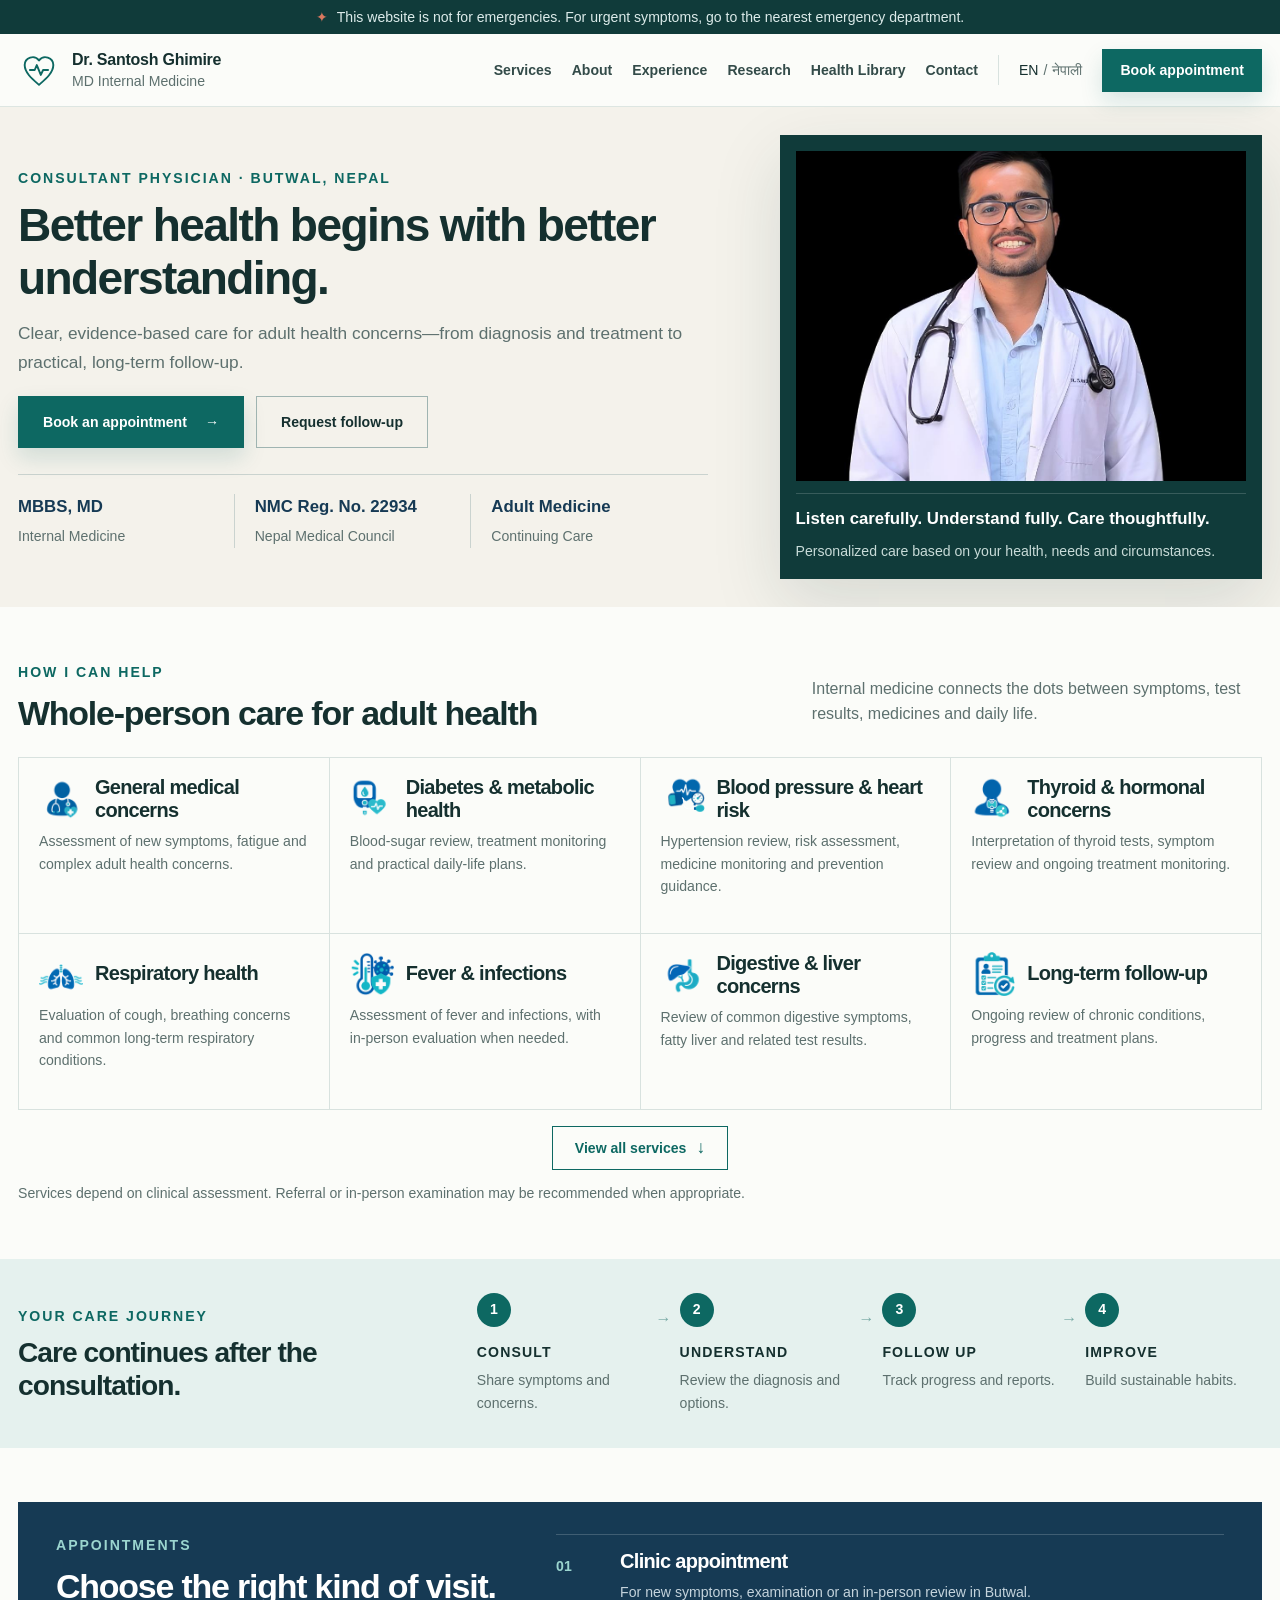
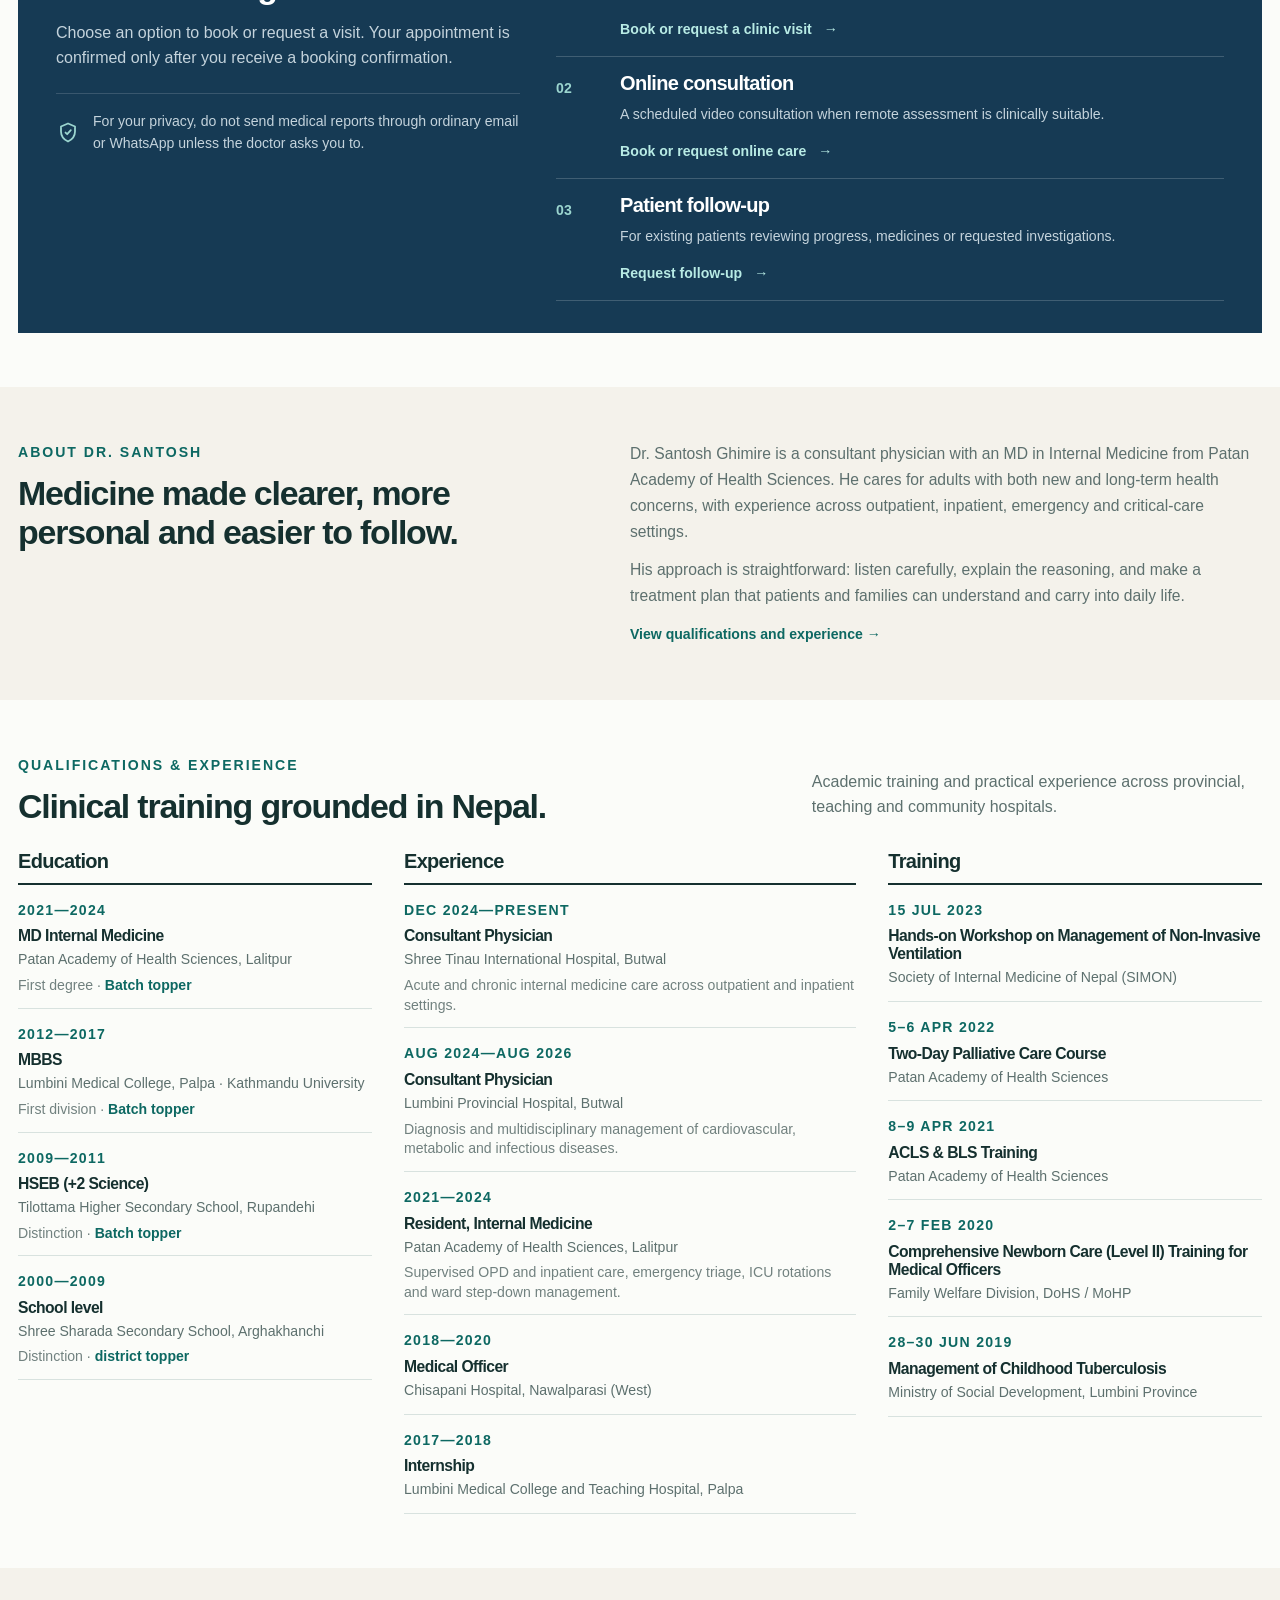
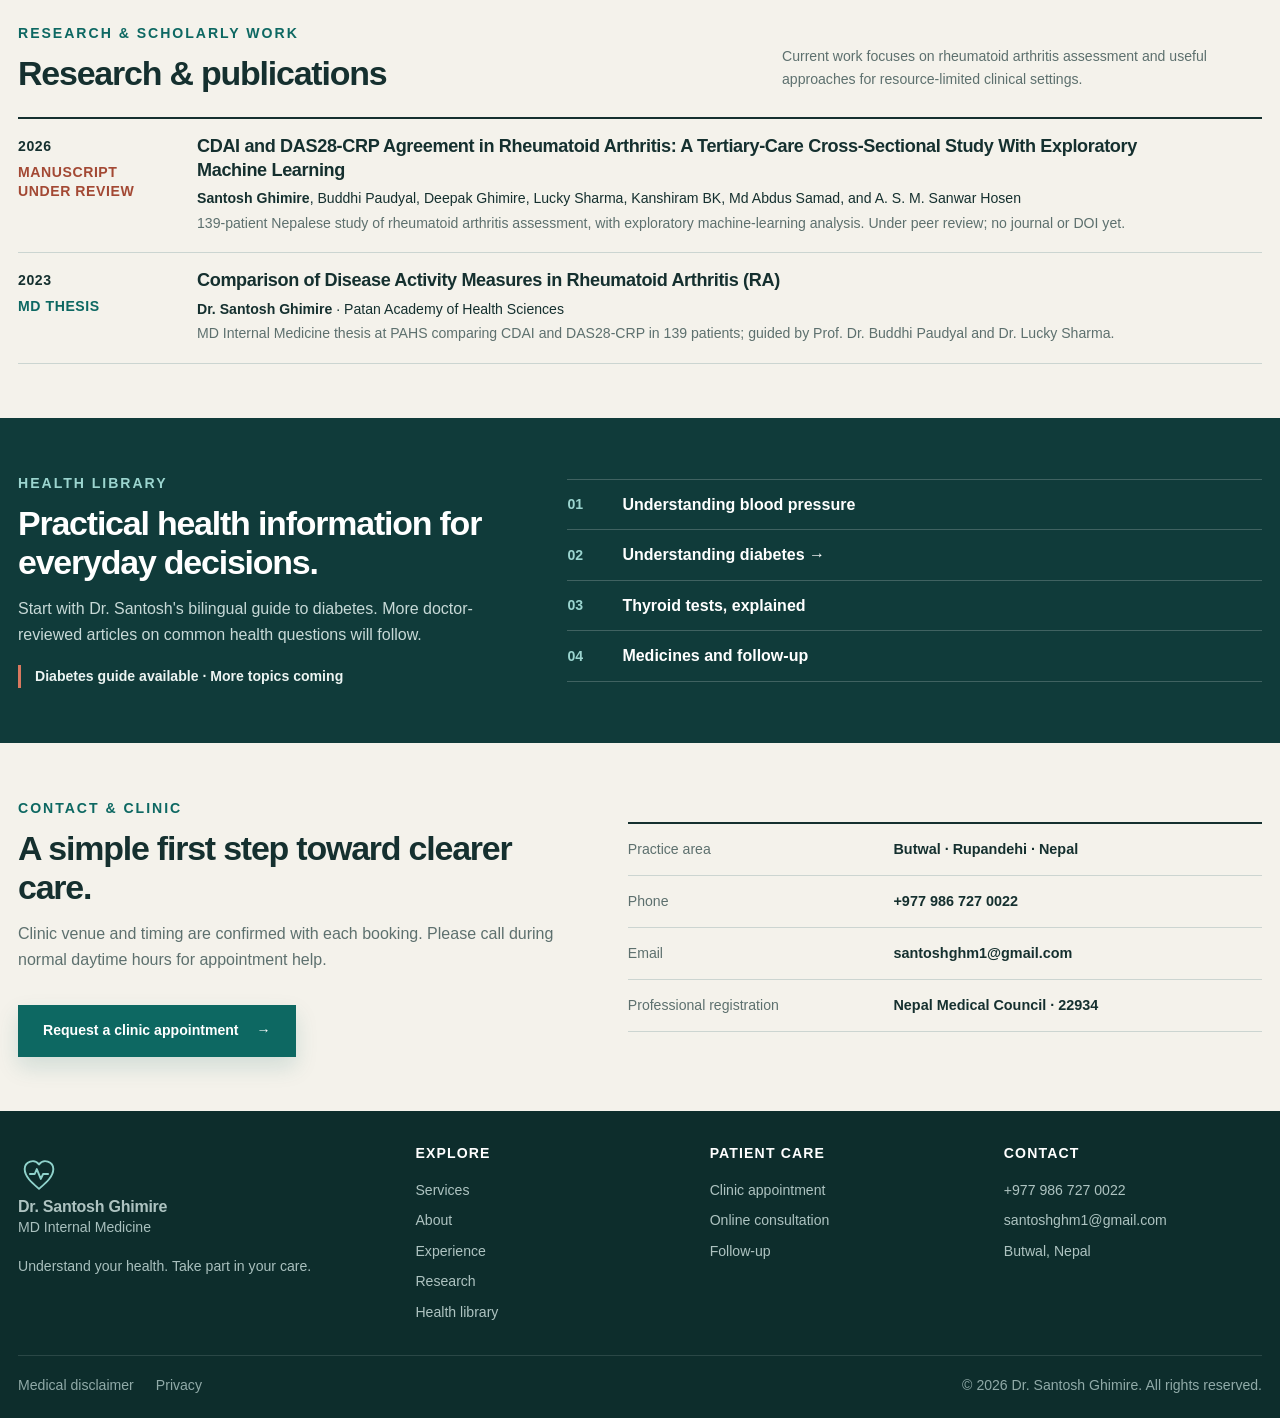
<file: index.html>
<!doctype html>
<html lang="en">
  <head>
    <meta charset="UTF-8" />
    <meta name="viewport" content="width=device-width, initial-scale=1.0" />
    <meta
      name="description"
      content="Dr. Santosh Ghimire is an MD Internal Medicine consultant physician serving adults in Butwal and Rupandehi, Nepal. Book a clinic visit, online consultation, or follow-up."
    />
    <meta name="theme-color" content="#103b3a" />
    <meta property="og:type" content="website" />
    <meta property="og:title" content="Dr. Santosh Ghimire | Internal Medicine" />
    <meta
      property="og:description"
      content="Clear, evidence-based medical care for adults in Butwal, Nepal."
    />
    <title>Dr. Santosh Ghimire | MD Internal Medicine, Butwal</title>
    <link rel="icon" href="assets/favicon.svg" type="image/svg+xml" />
    <link rel="stylesheet" href="styles.css" />
    <script src="site-config.js" defer></script>
    <script src="services.js" defer></script>
    <script src="app.js" defer></script>
  </head>
  <body data-lang="en">
    <a class="skip-link" href="#main" data-en="Skip to main content" data-ne="मुख्य सामग्रीमा जानुहोस्">Skip to main content</a>

    <div class="emergency-bar" role="note">
      <div class="container emergency-inner">
        <span aria-hidden="true">✦</span>
        <p
          data-en="This website is not for emergencies. For urgent symptoms, go to the nearest emergency department."
          data-ne="यो वेबसाइट आकस्मिक सेवाका लागि होइन। गम्भीर लक्षण भए नजिकको आकस्मिक कक्षमा तुरुन्त जानुहोस्।"
        >
          This website is not for emergencies. For urgent symptoms, go to the nearest emergency department.
        </p>
      </div>
    </div>

    <header class="site-header" id="top">
      <div class="container nav-shell">
        <a class="brand" href="#top" aria-label="Dr. Santosh Ghimire home">
          <svg class="brand-mark" viewBox="0 0 44 44" aria-hidden="true">
            <path d="M22 37.5C15.8 32.1 7 25.2 7 16.8A8.3 8.3 0 0 1 22 12a8.3 8.3 0 0 1 15 4.8c0 8.4-8.8 15.3-15 20.7Z" />
            <path d="M12.5 22h5l2.2-5.2 4.2 10.4 2.4-5.2h5.2" />
          </svg>
          <span>
            <strong>Dr. Santosh Ghimire</strong>
            <small>MD Internal Medicine</small>
          </span>
        </a>

        <button class="nav-toggle" type="button" aria-expanded="false" aria-controls="primary-nav" aria-label="Open navigation" data-en-aria-label="Open navigation" data-ne-aria-label="मेनु खोल्नुहोस्">
          <span class="sr-only">Open navigation</span>
          <span></span><span></span><span></span>
        </button>

        <nav class="primary-nav" id="primary-nav" aria-label="Primary navigation">
          <a href="#services" data-en="Services" data-ne="सेवाहरू">Services</a>
          <a href="#about" data-en="About" data-ne="परिचय">About</a>
          <a href="#experience" data-en="Experience" data-ne="अनुभव">Experience</a>
          <a href="#publications" data-en="Research" data-ne="अनुसन्धान">Research</a>
          <a href="#resources" data-en="Health Library" data-ne="स्वास्थ्य जानकारी">Health Library</a>
          <a href="#contact" data-en="Contact" data-ne="सम्पर्क">Contact</a>
          <button class="language-toggle" type="button" aria-label="Switch language" data-en-aria-label="Switch language" data-ne-aria-label="भाषा बदल्नुहोस्">
            <span class="active">EN</span><span aria-hidden="true">/</span><span>नेपाली</span>
          </button>
          <button class="button button-small nav-book" type="button" data-booking="clinic">
            <span data-en="Book appointment" data-ne="समय लिनुहोस्">Book appointment</span>
          </button>
        </nav>
      </div>
    </header>

    <main id="main">
      <section class="hero">
        <div class="container hero-grid">
          <div class="hero-copy">
            <p class="eyebrow" data-en="CONSULTANT PHYSICIAN · BUTWAL, NEPAL" data-ne="कन्सल्टेन्ट फिजिसियन · बुटवल, नेपाल">
              CONSULTANT PHYSICIAN · BUTWAL, NEPAL
            </p>
            <h1
              data-en="Better health begins with better understanding."
              data-ne="राम्रो स्वास्थ्यको सुरुवात राम्रो बुझाइबाट हुन्छ।"
            >
              Better health begins with better understanding.
            </h1>
            <p
              class="hero-lede"
              data-en="Clear, evidence-based care for adult health concerns—from diagnosis and treatment to practical, long-term follow-up."
              data-ne="वयस्क स्वास्थ्य समस्याका लागि स्पष्ट र प्रमाणमा आधारित सेवा—रोग पहिचान र उपचारदेखि व्यावहारिक दीर्घकालीन फलो-अपसम्म।"
            >
              Clear, evidence-based care for adult health concerns—from diagnosis and treatment to practical, long-term follow-up.
            </p>
            <div class="hero-actions">
              <button class="button" type="button" data-booking="clinic">
                <span data-en="Book an appointment" data-ne="अपोइन्टमेन्ट लिनुहोस्">Book an appointment</span>
                <span aria-hidden="true">→</span>
              </button>
              <button class="button button-secondary" type="button" data-booking="followup">
                <span data-en="Request follow-up" data-ne="फलो-अप लिनुहोस्">Request follow-up</span>
              </button>
            </div>
            <div class="hero-assurance" aria-label="Professional information">
              <div>
                <strong>MBBS, MD</strong>
                <span data-en="Internal Medicine" data-ne="आन्तरिक रोग विशेषज्ञ">
                  Internal Medicine
                </span>
              </div>

              <div>
                <strong data-en="NMC Reg. No. 22934" data-ne="NMC दर्ता नं. २२९३४">
                  NMC Reg. No. 22934
                </strong>
                <span data-en="Nepal Medical Council" data-ne="नेपाल मेडिकल काउन्सिल">
                  Nepal Medical Council
                </span>
              </div>

              <div>
                <strong data-en="Adult Medicine" data-ne="वयस्क रोगको उपचार">
                  Adult Medicine
                </strong>
                <span data-en="Continuing Care" data-ne="नियमित उपचार तथा फलो-अप">
                  Continuing Care
                </span>
              </div>
            </div>
          </div>

          <div class="hero-profile" aria-label="Dr. Santosh Ghimire profile">
            <div class="portrait-wrap">
              <img
                src="assets/santosh-portrait.jpg"
                alt="Dr. Santosh Ghimire, consultant physician"
                width="1045"
                height="1600"
              />
            </div>
              <div class="profile-caption">
                <p
                  data-en="Listen carefully. Understand fully. Care thoughtfully."
                  data-ne="ध्यानपूर्वक सुन्ने। राम्रोसँग बुझ्ने। जिम्मेवारीपूर्वक उपचार गर्ने।">
                  Listen carefully. Understand fully. Care thoughtfully.
                </p>

                <span
                  data-en="Personalized care based on your health, needs and circumstances."
                  data-ne="तपाईंको स्वास्थ्य, आवश्यकता र अवस्थाअनुसार व्यक्तिगत उपचार तथा परामर्श।">
                  Personalized care based on your health, needs and circumstances.
                </span>
              </div>
          </div>
        </div>
      </section>

      <section class="section services" id="services">
        <div class="container">
          <div class="section-heading split-heading">
            <div>
              <p class="eyebrow" data-en="HOW I CAN HELP" data-ne="म कसरी सहयोग गर्न सक्छु">HOW I CAN HELP</p>
              <h2 data-en="Whole-person care for adult health" data-ne="वयस्क स्वास्थ्यका लागि समग्र हेरचाह">
                Whole-person care for adult health
              </h2>
            </div>
            <p
              data-en="Internal medicine connects the dots between symptoms, test results, medicines and daily life."
              data-ne="इन्टरनल मेडिसिनले लक्षण, जाँचको नतिजा, औषधि र दैनिक जीवनबीचको सम्बन्ध बुझ्न मद्दत गर्छ।"
            >
              Internal medicine connects the dots between symptoms, test results, medicines and daily life.
            </p>
          </div>

          <div class="service-grid" id="service-grid"></div>
          <noscript><p class="scope-note">Please enable JavaScript to browse service details, or call +977 986 727 0022 for appointment information.</p></noscript>
          <button class="service-toggle" id="service-toggle" type="button" aria-controls="service-grid" aria-expanded="false">
            <span class="service-toggle-label" data-en="View all services" data-ne="सबै सेवाहरू हेर्नुहोस्">View all services</span>
            <span class="service-toggle-arrow" aria-hidden="true">↓</span>
          </button>
          <p class="scope-note" data-en="Services depend on clinical assessment. Referral or in-person examination may be recommended when appropriate." data-ne="सेवा चिकित्सकीय मूल्याङ्कनमा निर्भर हुन्छ। आवश्यक परे प्रत्यक्ष परीक्षण वा सम्बन्धित विशेषज्ञकहाँ रेफर गर्न सकिन्छ।">
            Services depend on clinical assessment. Referral or in-person examination may be recommended when appropriate.
          </p>
        </div>
      </section>

      <section class="care-path" aria-labelledby="care-path-title">
        <div class="container care-path-grid">
          <div>
            <p class="eyebrow" data-en="YOUR CARE JOURNEY" data-ne="तपाईंको स्वास्थ्य यात्रा">YOUR CARE JOURNEY</p>
            <h2 id="care-path-title" data-en="Care continues after the consultation." data-ne="परामर्शपछि पनि हेरचाह जारी रहन्छ।">
              Care continues after the consultation.
            </h2>
          </div>
          <ol class="steps">
            <li><span>1</span><div><strong data-en="Consult" data-ne="परामर्श">Consult</strong><p data-en="Share symptoms and concerns." data-ne="लक्षण र चिन्ता बताउनुहोस्।">Share symptoms and concerns.</p></div></li>
            <li><span>2</span><div><strong data-en="Understand" data-ne="बुझ्नुहोस्">Understand</strong><p data-en="Review the diagnosis and options." data-ne="निदान र विकल्प बुझ्नुहोस्।">Review the diagnosis and options.</p></div></li>
            <li><span>3</span><div><strong data-en="Follow up" data-ne="फलो-अप">Follow up</strong><p data-en="Track progress and reports." data-ne="प्रगति र रिपोर्ट समीक्षा गर्नुहोस्।">Track progress and reports.</p></div></li>
            <li><span>4</span><div><strong data-en="Improve" data-ne="सुधार">Improve</strong><p data-en="Build sustainable habits." data-ne="दिगो बानी विकास गर्नुहोस्।">Build sustainable habits.</p></div></li>
          </ol>
        </div>
      </section>

      <section class="section appointment" id="appointment">
        <div class="container appointment-shell">
          <div class="appointment-intro">
            <p class="eyebrow light" data-en="APPOINTMENTS" data-ne="अपोइन्टमेन्ट">APPOINTMENTS</p>
            <h2 data-en="Choose the right kind of visit." data-ne="आफूलाई उपयुक्त परामर्श छान्नुहोस्।">Choose the right kind of visit.</h2>
            <p data-en="Choose an option to book or request a visit. Your appointment is confirmed only after you receive a booking confirmation." data-ne="अपोइन्टमेन्ट बुक गर्न वा अनुरोध गर्न उपयुक्त विकल्प छान्नुहोस्। पुष्टि सन्देश आएपछि मात्र अपोइन्टमेन्ट निश्चित हुन्छ।">
              Choose an option to book or request a visit. Your appointment is confirmed only after you receive a booking confirmation.
            </p>
            <div class="privacy-callout">
              <svg viewBox="0 0 24 24" aria-hidden="true"><path d="M12 3 5 6v5c0 4.6 2.9 8.1 7 10 4.1-1.9 7-5.4 7-10V6l-7-3Z"/><path d="m9.5 12 1.7 1.7 3.6-4"/></svg>
              <span data-en="For your privacy, do not send medical reports through ordinary email or WhatsApp unless the doctor asks you to." data-ne="गोपनीयताका लागि चिकित्सकले नमागेसम्म इमेल वा ह्वाट्सएपबाट मेडिकल रिपोर्ट नपठाउनुहोस्।">
                For your privacy, do not send medical reports through ordinary email or WhatsApp unless the doctor asks you to.
              </span>
            </div>
          </div>

          <div class="appointment-options">
            <article>
              <span class="option-icon" aria-hidden="true">01</span>
              <div>
                <h3 data-en="Clinic appointment" data-ne="क्लिनिक अपोइन्टमेन्ट">Clinic appointment</h3>
                <p data-en="For new symptoms, examination or an in-person review in Butwal." data-ne="नयाँ लक्षण, शारीरिक परीक्षण वा बुटवलमा प्रत्यक्ष परामर्शका लागि।">
                  For new symptoms, examination or an in-person review in Butwal.
                </p>
                <button class="text-link" type="button" data-booking="clinic">
                  <span data-en="Book or request a clinic visit" data-ne="क्लिनिक अपोइन्टमेन्ट लिनुहोस्">Book or request a clinic visit</span><span aria-hidden="true">→</span>
                </button>
              </div>
            </article>
            <article>
              <span class="option-icon" aria-hidden="true">02</span>
              <div>
                <h3 data-en="Online consultation" data-ne="अनलाइन परामर्श">Online consultation</h3>
                <p data-en="A scheduled video consultation when remote assessment is clinically suitable." data-ne="टाढाबाट परामर्श उपयुक्त हुँदा निर्धारित भिडियो परामर्श।">
                  A scheduled video consultation when remote assessment is clinically suitable.
                </p>
                <button class="text-link" type="button" data-booking="online">
                  <span data-en="Book or request online care" data-ne="अनलाइन परामर्शको समय लिनुहोस्">Book or request online care</span><span aria-hidden="true">→</span>
                </button>
              </div>
            </article>
            <article>
              <span class="option-icon" aria-hidden="true">03</span>
              <div>
                <h3 data-en="Patient follow-up" data-ne="बिरामी फलो-अप">Patient follow-up</h3>
                <p data-en="For existing patients reviewing progress, medicines or requested investigations." data-ne="पहिले परामर्श लिएका बिरामीको प्रगति, औषधि वा जाँच समीक्षा गर्न।">
                  For existing patients reviewing progress, medicines or requested investigations.
                </p>
                <button class="text-link" type="button" data-booking="followup">
                  <span data-en="Request follow-up" data-ne="फलो-अप लिनुहोस्">Request follow-up</span><span aria-hidden="true">→</span>
                </button>
              </div>
            </article>
          </div>
        </div>
      </section>

      <section class="section about" id="about">
        <div class="container about-grid">
          <div class="about-lead">
            <p class="eyebrow" data-en="ABOUT DR. SANTOSH" data-ne="डा. सन्तोषको परिचय">ABOUT DR. SANTOSH</p>
            <h2 data-en="Medicine made clearer, more personal and easier to follow." data-ne="स्पष्ट, व्यक्तिगत र पालना गर्न सजिलो स्वास्थ्य सेवा।">
              Medicine made clearer, more personal and easier to follow.
            </h2>
          </div>
          <div class="about-copy">
            <p data-en="Dr. Santosh Ghimire is a consultant physician with an MD in Internal Medicine from Patan Academy of Health Sciences. He cares for adults with both new and long-term health concerns, with experience across outpatient, inpatient, emergency and critical-care settings." data-ne="डा. सन्तोष घिमिरे पाटन स्वास्थ्य विज्ञान प्रतिष्ठानबाट इन्टरनल मेडिसिनमा एमडी गरेका कन्सल्टेन्ट फिजिसियन हुन्। उनले नयाँ तथा दीर्घकालीन स्वास्थ्य समस्या भएका वयस्क बिरामीलाई ओपीडी, वार्ड, आकस्मिक तथा सघन उपचार कक्षको अनुभवसहित सेवा दिन्छन्।">
              Dr. Santosh Ghimire is a consultant physician with an MD in Internal Medicine from Patan Academy of Health Sciences. He cares for adults with both new and long-term health concerns, with experience across outpatient, inpatient, emergency and critical-care settings.
            </p>
            <p data-en="His approach is straightforward: listen carefully, explain the reasoning, and make a treatment plan that patients and families can understand and carry into daily life." data-ne="उहाँको उपचार पद्धति सरल छ: ध्यानपूर्वक सुन्ने, कारण स्पष्ट बुझाउने र बिरामी तथा परिवारले दैनिक जीवनमा पालना गर्न सक्ने उपचार योजना बनाउने।">
              His approach is straightforward: listen carefully, explain the reasoning, and make a treatment plan that patients and families can understand and carry into daily life.
            </p>
            <a class="inline-link" href="#experience"><span data-en="View qualifications and experience" data-ne="योग्यता र अनुभव हेर्नुहोस्">View qualifications and experience</span> →</a>
          </div>
        </div>
      </section>

      <section class="section credentials" id="experience">
        <div class="container">
          <div class="section-heading split-heading">
            <div>
              <p class="eyebrow" data-en="QUALIFICATIONS & EXPERIENCE" data-ne="योग्यता र अनुभव">QUALIFICATIONS & EXPERIENCE</p>
              <h2 data-en="Clinical training grounded in Nepal." data-ne="नेपालमा आधारित चिकित्सकीय तालिम।">Clinical training grounded in Nepal.</h2>
            </div>
            <p data-en="Academic training and practical experience across provincial, teaching and community hospitals." data-ne="प्रादेशिक, शिक्षण र सामुदायिक अस्पतालमा हासिल गरेको शिक्षा, तालिम र व्यावहारिक अनुभव।">
              Academic training and practical experience across provincial, teaching and community hospitals.
            </p>
          </div>

          <div class="credentials-grid">
            <div>
              <h3 data-en="Education" data-ne="शिक्षा">Education</h3>
              <div class="timeline">
                <article><span>2021—2024</span><h4>MD Internal Medicine</h4><p>Patan Academy of Health Sciences, Lalitpur</p><p class="entry-detail"><span data-en="First degree" data-ne="प्रथम श्रेणी">First degree</span><span class="achievement" data-en="Batch topper" data-ne="ब्याच प्रथम">Batch topper</span></p></article>
                <article><span>2012—2017</span><h4>MBBS</h4><p>Lumbini Medical College, Palpa · Kathmandu University</p><p class="entry-detail"><span data-en="First division" data-ne="प्रथम श्रेणी">First division</span><span class="achievement" data-en="Batch topper" data-ne="ब्याच प्रथम">Batch topper</span></p></article>
                <article><span>2009—2011</span><h4>HSEB (+2 Science)</h4><p>Tilottama Higher Secondary School, Rupandehi</p><p class="entry-detail"><span data-en="Distinction" data-ne="विशिष्ट श्रेणी">Distinction</span><span class="achievement" data-en="Batch topper" data-ne="ब्याच प्रथम">Batch topper</span></p></article>
                <article><span>2000—2009</span><h4 data-en="School level" data-ne="विद्यालय तह">School level</h4><p>Shree Sharada Secondary School, Arghakhanchi</p><p class="entry-detail"><span data-en="Distinction" data-ne="विशिष्ट श्रेणी">Distinction</span><span class="achievement" data-en="district topper" data-ne="जिल्ला प्रथम">District topper</span></p></article>
              </div>
            </div>
            <div>
              <h3 data-en="Experience" data-ne="अनुभव">Experience</h3>
              <div class="timeline">
                <article><span data-en="DEC 2024—PRESENT" data-ne="डिसेम्बर २०२४—हालसम्म">DEC 2024—PRESENT</span><h4 data-en="Consultant Physician" data-ne="कन्सल्टेन्ट फिजिसियन">Consultant Physician</h4><p>Shree Tinau International Hospital, Butwal</p><p class="entry-detail" data-en="Acute and chronic internal medicine care across outpatient and inpatient settings." data-ne="ओपीडी र भर्ना सेवामा आकस्मिक तथा दीर्घकालीन इन्टरनल मेडिसिन उपचार।">Acute and chronic internal medicine care across outpatient and inpatient settings.</p></article>
                <article><span>AUG 2024—AUG 2026</span><h4 data-en="Consultant Physician" data-ne="कन्सल्टेन्ट फिजिसियन">Consultant Physician</h4><p>Lumbini Provincial Hospital, Butwal</p><p class="entry-detail" data-en="Diagnosis and multidisciplinary management of cardiovascular, metabolic and infectious diseases." data-ne="मुटु, मेटाबोलिक तथा संक्रामक रोगको पहिचान र बहुविषयक उपचार व्यवस्थापन।">Diagnosis and multidisciplinary management of cardiovascular, metabolic and infectious diseases.</p></article>
                <article><span>2021—2024</span><h4 data-en="Resident, Internal Medicine" data-ne="इन्टरनल मेडिसिन रेजिडेन्ट">Resident, Internal Medicine</h4><p>Patan Academy of Health Sciences, Lalitpur</p><p class="entry-detail" data-en="Supervised OPD and inpatient care, emergency triage, ICU rotations and ward step-down management." data-ne="सुपरिवेक्षणमा ओपीडी तथा भर्ना सेवा, आकस्मिक ट्रायाज, आईसीयू र वार्ड व्यवस्थापन।">Supervised OPD and inpatient care, emergency triage, ICU rotations and ward step-down management.</p></article>
                <article><span>2018—2020</span><h4 data-en="Medical Officer" data-ne="मेडिकल अफिसर">Medical Officer</h4><p>Chisapani Hospital, Nawalparasi (West)</p></article>
                <article><span>2017—2018</span><h4 data-en="Internship" data-ne="इन्टर्नशिप">Internship</h4><p>Lumbini Medical College and Teaching Hospital, Palpa</p></article>
              </div>
            </div>
            <div class="training-column">
              <h3 data-en="Training" data-ne="तालिम">Training</h3>
              <div class="timeline">
                <article><span>15 JUL 2023</span><h4>Hands-on Workshop on Management of Non-Invasive Ventilation</h4><p>Society of Internal Medicine of Nepal (SIMON)</p></article>
                <article><span>5–6 APR 2022</span><h4>Two-Day Palliative Care Course</h4><p>Patan Academy of Health Sciences</p></article>
                <article><span>8–9 APR 2021</span><h4>ACLS & BLS Training</h4><p>Patan Academy of Health Sciences</p></article>
                <article><span>2–7 FEB 2020</span><h4>Comprehensive Newborn Care (Level II) Training for Medical Officers</h4><p>Family Welfare Division, DoHS / MoHP</p></article>
                <article><span>28–30 JUN 2019</span><h4>Management of Childhood Tuberculosis</h4><p>Ministry of Social Development, Lumbini Province</p></article>
              </div>
            </div>
          </div>
        </div>
      </section>

      <section class="section publications" id="publications">
        <div class="container">
          <div class="section-heading publication-heading">
            <div>
              <p class="eyebrow" data-en="RESEARCH & SCHOLARLY WORK" data-ne="अनुसन्धान र शैक्षिक कार्य">RESEARCH & SCHOLARLY WORK</p>
              <h2 data-en="Research & publications" data-ne="अनुसन्धान र प्रकाशन">Research & publications</h2>
            </div>
            <p data-en="Current work focuses on rheumatoid arthritis assessment and useful approaches for resource-limited clinical settings." data-ne="हालको अनुसन्धान रुमेटोइड आर्थराइटिसको मूल्याङ्कन र सीमित स्रोत भएका स्वास्थ्य संस्थाका व्यावहारिक उपायमा केन्द्रित छ।">Current work focuses on rheumatoid arthritis assessment and useful approaches for resource-limited clinical settings.</p>
          </div>

          <div class="publication-list">
            <article class="publication-item">
              <div class="publication-meta">
                <span class="publication-year">2026</span>
                <span class="status status-review" data-en="MANUSCRIPT UNDER REVIEW" data-ne="समीक्षामा रहेको पाण्डुलिपि">MANUSCRIPT UNDER REVIEW</span>
              </div>
              <div class="publication-body">
                <h3>CDAI and DAS28-CRP Agreement in Rheumatoid Arthritis: A Tertiary-Care Cross-Sectional Study With Exploratory Machine Learning</h3>
                <p class="authors"><strong>Santosh Ghimire</strong>, Buddhi Paudyal, Deepak Ghimire, Lucky Sharma, Kanshiram BK, Md Abdus Samad, and A. S. M. Sanwar Hosen</p>
                <p class="publication-summary" data-en="139-patient Nepalese study of rheumatoid arthritis assessment, with exploratory machine-learning analysis. Under peer review; no journal or DOI yet." data-ne="१३९ बिरामीमा रुमेटोइड आर्थराइटिस मूल्याङ्कन र अन्वेषणात्मक मेसिन लर्निङ विश्लेषण। पाण्डुलिपि समीक्षामा छ; जर्नल वा DOI अझै उपलब्ध छैन।">139-patient Nepalese study of rheumatoid arthritis assessment, with exploratory machine-learning analysis. Under peer review; no journal or DOI yet.</p>
              </div>
            </article>

            <article class="publication-item">
              <div class="publication-meta">
                <span class="publication-year">2023</span>
                <span class="status" data-en="MD THESIS" data-ne="एमडी शोधप्रबन्ध">MD THESIS</span>
              </div>
              <div class="publication-body">
                <h3>Comparison of Disease Activity Measures in Rheumatoid Arthritis (RA)</h3>
                <p class="authors"><strong>Dr. Santosh Ghimire</strong> · Patan Academy of Health Sciences</p>
                <p class="publication-summary" data-en="MD Internal Medicine thesis at PAHS comparing CDAI and DAS28-CRP in 139 patients; guided by Prof. Dr. Buddhi Paudyal and Dr. Lucky Sharma." data-ne="पाटन स्वास्थ्य विज्ञान प्रतिष्ठानमा १३९ बिरामीको CDAI र DAS28-CRP तुलना गरिएको एमडी शोधप्रबन्ध; प्रो. डा. बुद्धि पौड्याल र डा. लक्की शर्माको मार्गदर्शन।">MD Internal Medicine thesis at PAHS comparing CDAI and DAS28-CRP in 139 patients; guided by Prof. Dr. Buddhi Paudyal and Dr. Lucky Sharma.</p>
              </div>
            </article>
          </div>
        </div>
      </section>

      <section class="section resources" id="resources">
        <div class="container resource-grid">
          <div class="resource-copy">
            <p class="eyebrow" data-en="HEALTH LIBRARY" data-ne="स्वास्थ्य जानकारी">HEALTH LIBRARY</p>
            <h2 data-en="Practical health information for everyday decisions." data-ne="दैनिक स्वास्थ्य निर्णयका लागि उपयोगी जानकारी।">
              Practical health information for everyday decisions.
            </h2>
            <p data-en="Start with Dr. Santosh's bilingual guide to diabetes. More doctor-reviewed articles on common health questions will follow." data-ne="डा. सन्तोषको मधुमेहसम्बन्धी नेपाली र अंग्रेजी लेखबाट सुरु गर्नुहोस्। अन्य सामान्य स्वास्थ्य विषयका चिकित्सकद्वारा समीक्षा गरिएका लेख पछि थपिनेछन्।">
              Start with Dr. Santosh's bilingual guide to diabetes. More doctor-reviewed articles on common health questions will follow.
            </p>
            <span class="coming-badge" data-en="Diabetes guide available · More topics coming" data-ne="मधुमेहको लेख उपलब्ध · अन्य विषय थपिँदैछन्">Diabetes guide available · More topics coming</span>
          </div>
          <div class="topic-list" aria-label="Planned health topics">
            <div><span>01</span><p data-en="Understanding blood pressure" data-ne="रक्तचाप बुझौँ">Understanding blood pressure</p></div>
            <div><span>02</span><a href="service.html?topic=diabetes-metabolic-health" data-en="Understanding diabetes →" data-ne="मधुमेह बुझौँ →">Understanding diabetes →</a></div>
            <div><span>03</span><p data-en="Thyroid tests, explained" data-ne="थाइराइड जाँचको अर्थ">Thyroid tests, explained</p></div>
            <div><span>04</span><p data-en="Medicines and follow-up" data-ne="औषधि र फलो-अप">Medicines and follow-up</p></div>
          </div>
        </div>
      </section>

      <section class="section contact" id="contact">
        <div class="container contact-grid">
          <div>
            <p class="eyebrow" data-en="CONTACT & CLINIC" data-ne="सम्पर्क र क्लिनिक">CONTACT & CLINIC</p>
            <h2 data-en="A simple first step toward clearer care." data-ne="स्वास्थ्य सेवा सुरु गर्न सजिलो पहिलो कदम।">A simple first step toward clearer care.</h2>
            <p data-en="Clinic venue and timing are confirmed with each booking. Please call during normal daytime hours for appointment help." data-ne="अपोइन्टमेन्ट पुष्टि गर्दा क्लिनिकको स्थान र समय पनि जानकारी दिइन्छ। अपोइन्टमेन्टबारे सोध्न दिनको समयमा फोन गर्नुहोस्।">
              Clinic venue and timing are confirmed with each booking. Please call during normal daytime hours for appointment help.
            </p>
            <button class="button" type="button" data-booking="clinic"><span data-en="Request a clinic appointment" data-ne="क्लिनिक अपोइन्टमेन्ट लिनुहोस्">Request a clinic appointment</span> <span aria-hidden="true">→</span></button>
          </div>
          <address class="contact-details">
            <div><span data-en="Practice area" data-ne="सेवा क्षेत्र">Practice area</span><strong>Butwal · Rupandehi · Nepal</strong></div>
            <div><span data-en="Phone" data-ne="फोन">Phone</span><a href="tel:+9779867270022">+977 986 727 0022</a></div>
            <div><span data-en="Email" data-ne="इमेल">Email</span><a href="mailto:santoshghm1@gmail.com">santoshghm1@gmail.com</a></div>
            <div><span data-en="Professional registration" data-ne="व्यावसायिक दर्ता">Professional registration</span><strong>Nepal Medical Council · 22934</strong></div>
          </address>
        </div>
      </section>
    </main>

    <footer class="site-footer">
      <div class="container footer-grid">
        <div>
          <a class="brand brand-footer" href="#top">
            <svg class="brand-mark" viewBox="0 0 44 44" aria-hidden="true"><path d="M22 37.5C15.8 32.1 7 25.2 7 16.8A8.3 8.3 0 0 1 22 12a8.3 8.3 0 0 1 15 4.8c0 8.4-8.8 15.3-15 20.7Z"/><path d="M12.5 22h5l2.2-5.2 4.2 10.4 2.4-5.2h5.2"/></svg>
            <span><strong>Dr. Santosh Ghimire</strong><small>MD Internal Medicine</small></span>
          </a>
          <p data-en="Understand your health. Take part in your care." data-ne="आफ्नो स्वास्थ्य बुझ्नुहोस्। आफ्नो उपचारमा सहभागी हुनुहोस्।">Understand your health. Take part in your care.</p>
        </div>
        <div>
          <h2 data-en="Explore" data-ne="हेर्नुहोस्">Explore</h2>
          <a href="#services" data-en="Services" data-ne="सेवाहरू">Services</a>
          <a href="#about" data-en="About" data-ne="परिचय">About</a>
          <a href="#experience" data-en="Experience" data-ne="अनुभव">Experience</a>
          <a href="#publications" data-en="Research" data-ne="अनुसन्धान">Research</a>
          <a href="#resources" data-en="Health library" data-ne="स्वास्थ्य जानकारी">Health library</a>
        </div>
        <div>
          <h2 data-en="Patient care" data-ne="बिरामी सेवा">Patient care</h2>
          <button type="button" data-booking="clinic" data-en="Clinic appointment" data-ne="क्लिनिक अपोइन्टमेन्ट">Clinic appointment</button>
          <button type="button" data-booking="online" data-en="Online consultation" data-ne="अनलाइन परामर्श">Online consultation</button>
          <button type="button" data-booking="followup" data-en="Follow-up" data-ne="फलो-अप">Follow-up</button>
        </div>
        <div>
          <h2 data-en="Contact" data-ne="सम्पर्क">Contact</h2>
          <a href="tel:+9779867270022">+977 986 727 0022</a>
          <a href="mailto:santoshghm1@gmail.com">santoshghm1@gmail.com</a>
          <span>Butwal, Nepal</span>
        </div>
      </div>
      <div class="container footer-bottom">
        <div><a href="disclaimer.html" data-en="Medical disclaimer" data-ne="चिकित्सकीय सूचना">Medical disclaimer</a><a href="privacy.html" data-en="Privacy" data-ne="गोपनीयता">Privacy</a></div>
        <p>© <span id="year">2026</span> Dr. Santosh Ghimire. <span data-en="All rights reserved." data-ne="सर्वाधिकार सुरक्षित।">All rights reserved.</span></p>
      </div>
    </footer>

    <div class="mobile-actions" aria-label="Quick contact">
      <a href="tel:+9779867270022"><span aria-hidden="true">☎</span><span data-en="Call" data-ne="फोन">Call</span></a>
      <button type="button" data-booking="clinic"><span aria-hidden="true">▣</span><span data-en="Book" data-ne="बुकिङ">Book</span></button>
      <button type="button" data-booking="followup"><span aria-hidden="true">↻</span><span data-en="Follow-up" data-ne="फलो-अप">Follow-up</span></button>
    </div>

    <dialog class="booking-dialog" id="booking-dialog" aria-labelledby="booking-title">
      <div class="dialog-header">
        <div>
          <p class="eyebrow" data-en="SCHEDULE YOUR CARE" data-ne="समय छान्नुहोस्">SCHEDULE YOUR CARE</p>
          <h2 id="booking-title">Book an appointment</h2>
        </div>
        <button class="dialog-close" type="button" aria-label="Close booking dialog" data-en-aria-label="Close booking dialog" data-ne-aria-label="अपोइन्टमेन्ट विन्डो बन्द गर्नुहोस्">×</button>
      </div>
      <div id="booking-content"></div>
    </dialog>
  </body>
</html>
</file>
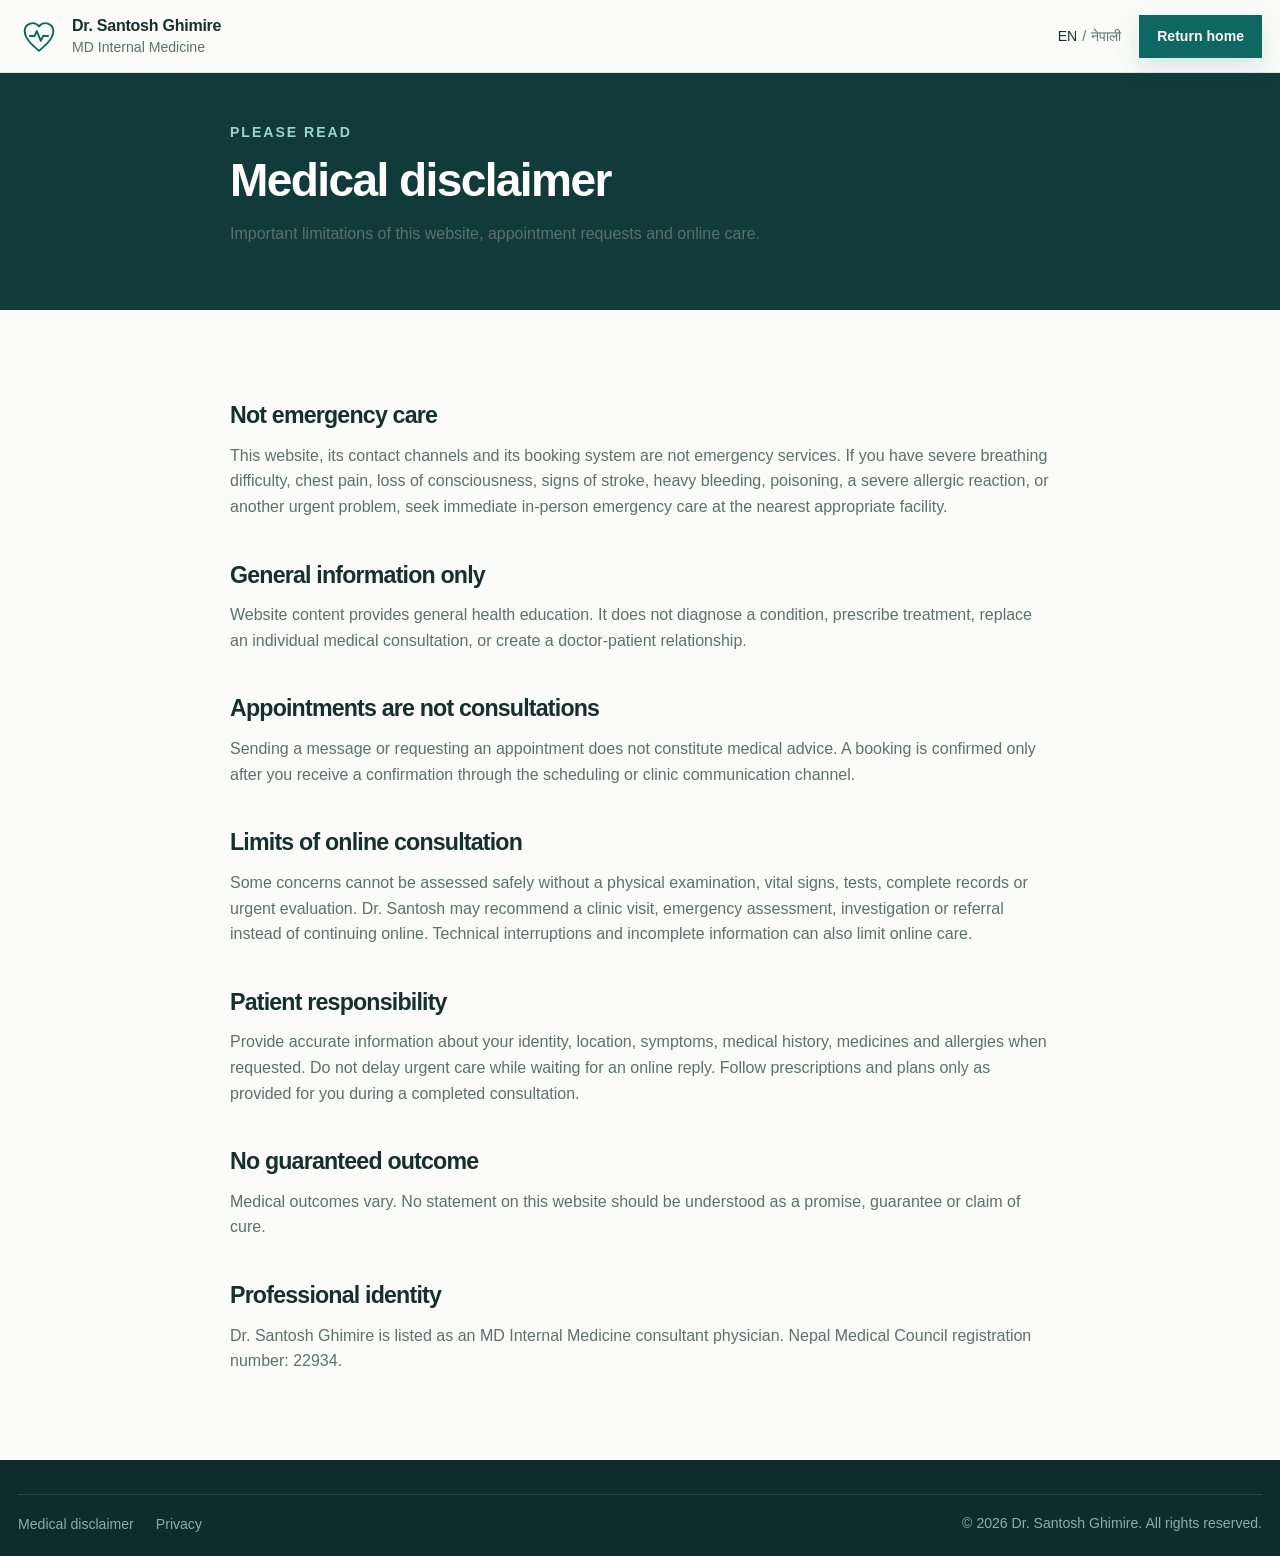
<file: disclaimer.html>
<!doctype html>
<html lang="en">
  <head>
    <meta charset="UTF-8" />
    <meta name="viewport" content="width=device-width, initial-scale=1.0" />
    <meta name="description" content="Medical disclaimer for Dr. Santosh Ghimire's website." />
    <meta name="theme-color" content="#103b3a" />
    <title data-en="Medical Disclaimer | Dr. Santosh Ghimire" data-ne="चिकित्सकीय सूचना | डा. सन्तोष घिमिरे">Medical Disclaimer | Dr. Santosh Ghimire</title>
    <link rel="icon" href="assets/favicon.svg" type="image/svg+xml" />
    <link rel="stylesheet" href="styles.css" />
    <script src="app.js" defer></script>
  </head>
  <body data-lang="en">
    <header class="site-header">
      <div class="container nav-shell">
        <a class="brand" href="index.html" aria-label="Return to home">
          <svg class="brand-mark" viewBox="0 0 44 44" aria-hidden="true"><path d="M22 37.5C15.8 32.1 7 25.2 7 16.8A8.3 8.3 0 0 1 22 12a8.3 8.3 0 0 1 15 4.8c0 8.4-8.8 15.3-15 20.7Z"/><path d="M12.5 22h5l2.2-5.2 4.2 10.4 2.4-5.2h5.2"/></svg>
          <span><strong>Dr. Santosh Ghimire</strong><small>MD Internal Medicine</small></span>
        </a>
        <div class="legal-nav-actions">
          <button class="language-toggle" type="button" aria-label="Switch language" data-en-aria-label="Switch language" data-ne-aria-label="भाषा बदल्नुहोस्">
            <span class="active">EN</span><span aria-hidden="true">/</span><span>नेपाली</span>
          </button>
          <a class="button button-small" href="index.html" data-en="Return home" data-ne="मुख्य पृष्ठमा फर्कनुहोस्">Return home</a>
        </div>
      </div>
    </header>
    <main>
      <section class="legal-header">
        <div class="container legal-content">
          <p class="eyebrow light" data-en="PLEASE READ" data-ne="कृपया पढ्नुहोस्">PLEASE READ</p>
          <h1 data-en="Medical disclaimer" data-ne="चिकित्सकीय सूचना">Medical disclaimer</h1>
          <p data-en="Important limitations of this website, appointment requests and online care." data-ne="वेबसाइट, अपोइन्टमेन्ट अनुरोध र अनलाइन परामर्शका महत्त्वपूर्ण सीमाहरू।">Important limitations of this website, appointment requests and online care.</p>
        </div>
      </section>
      <section class="legal-main">
        <div class="container legal-content">
          <h2 data-en="Not emergency care" data-ne="आकस्मिक सेवा होइन">Not emergency care</h2>
          <p data-en="This website, its contact channels and its booking system are not emergency services. If you have severe breathing difficulty, chest pain, loss of consciousness, signs of stroke, heavy bleeding, poisoning, a severe allergic reaction, or another urgent problem, seek immediate in-person emergency care at the nearest appropriate facility." data-ne="यो वेबसाइट, यहाँका सम्पर्क माध्यम र बुकिङ प्रणाली आकस्मिक सेवाका लागि होइनन्। सास फेर्न निकै गाह्रो भए, छाती दुखे, बेहोस भए, पक्षघातका लक्षण देखिए, अत्यधिक रक्तस्राव भयो, विष सेवन भयो, गम्भीर एलर्जी भयो वा अन्य आकस्मिक समस्या आए नजिकको उपयुक्त स्वास्थ्य संस्थामा तुरुन्त प्रत्यक्ष उपचार लिनुहोस्।">This website, its contact channels and its booking system are not emergency services. If you have severe breathing difficulty, chest pain, loss of consciousness, signs of stroke, heavy bleeding, poisoning, a severe allergic reaction, or another urgent problem, seek immediate in-person emergency care at the nearest appropriate facility.</p>

          <h2 data-en="General information only" data-ne="सामान्य जानकारी मात्र">General information only</h2>
          <p data-en="Website content provides general health education. It does not diagnose a condition, prescribe treatment, replace an individual medical consultation, or create a doctor-patient relationship." data-ne="वेबसाइटमा दिइएको सामग्री सामान्य स्वास्थ्य जानकारीका लागि हो। यसले रोगको निदान गर्दैन, उपचार तोक्दैन, व्यक्तिगत चिकित्सकीय परामर्शको विकल्प बन्दैन र यसलाई पढ्दैमा चिकित्सक–बिरामी सम्बन्ध स्थापित हुँदैन।">Website content provides general health education. It does not diagnose a condition, prescribe treatment, replace an individual medical consultation, or create a doctor-patient relationship.</p>

          <h2 data-en="Appointments are not consultations" data-ne="अपोइन्टमेन्ट नै परामर्श होइन">Appointments are not consultations</h2>
          <p data-en="Sending a message or requesting an appointment does not constitute medical advice. A booking is confirmed only after you receive a confirmation through the scheduling or clinic communication channel." data-ne="सन्देश पठाउनु वा अपोइन्टमेन्ट माग्नु चिकित्सकीय सल्लाह लिनु होइन। समयतालिका सेवा वा क्लिनिकबाट पुष्टि सन्देश प्राप्त भएपछि मात्र बुकिङ निश्चित हुन्छ।">Sending a message or requesting an appointment does not constitute medical advice. A booking is confirmed only after you receive a confirmation through the scheduling or clinic communication channel.</p>

          <h2 data-en="Limits of online consultation" data-ne="अनलाइन परामर्शका सीमाहरू">Limits of online consultation</h2>
          <p data-en="Some concerns cannot be assessed safely without a physical examination, vital signs, tests, complete records or urgent evaluation. Dr. Santosh may recommend a clinic visit, emergency assessment, investigation or referral instead of continuing online. Technical interruptions and incomplete information can also limit online care." data-ne="केही समस्याको सुरक्षित मूल्याङ्कनका लागि प्रत्यक्ष शारीरिक परीक्षण, महत्त्वपूर्ण स्वास्थ्य सूचक, जाँच, पूरा अभिलेख वा आकस्मिक परीक्षण आवश्यक हुन सक्छ। यस्तो अवस्थामा डा. सन्तोषले अनलाइन परामर्श जारी राख्नुको सट्टा क्लिनिकमा आउन, आकस्मिक जाँच गराउन, थप परीक्षण गर्न वा सम्बन्धित विशेषज्ञकहाँ जान सल्लाह दिन सक्नुहुन्छ। प्राविधिक अवरोध वा अपूरो जानकारीले पनि अनलाइन परामर्श सीमित हुन सक्छ।">Some concerns cannot be assessed safely without a physical examination, vital signs, tests, complete records or urgent evaluation. Dr. Santosh may recommend a clinic visit, emergency assessment, investigation or referral instead of continuing online. Technical interruptions and incomplete information can also limit online care.</p>

          <h2 data-en="Patient responsibility" data-ne="बिरामीको जिम्मेवारी">Patient responsibility</h2>
          <p data-en="Provide accurate information about your identity, location, symptoms, medical history, medicines and allergies when requested. Do not delay urgent care while waiting for an online reply. Follow prescriptions and plans only as provided for you during a completed consultation." data-ne="मागिएको बेला आफ्नो पहिचान, स्थान, लक्षण, स्वास्थ्य इतिहास, प्रयोग गरिरहेका औषधि र एलर्जीबारे सही जानकारी दिनुहोस्। अनलाइन जवाफ पर्खँदा आकस्मिक उपचारमा ढिलाइ नगर्नुहोस्। परामर्श पूरा भएपछि तपाईंलाई दिइएको औषधि र उपचार योजना मात्र पालना गर्नुहोस्।">Provide accurate information about your identity, location, symptoms, medical history, medicines and allergies when requested. Do not delay urgent care while waiting for an online reply. Follow prescriptions and plans only as provided for you during a completed consultation.</p>

          <h2 data-en="No guaranteed outcome" data-ne="नतिजाको ग्यारेन्टी छैन">No guaranteed outcome</h2>
          <p data-en="Medical outcomes vary. No statement on this website should be understood as a promise, guarantee or claim of cure." data-ne="उपचारको नतिजा व्यक्ति र अवस्थाअनुसार फरक हुन्छ। यस वेबसाइटको कुनै पनि कुरा उपचार सफल हुने ग्यारेन्टी वा रोग निको हुने दाबीका रूपमा बुझ्नु हुँदैन।">Medical outcomes vary. No statement on this website should be understood as a promise, guarantee or claim of cure.</p>

          <h2 data-en="Professional identity" data-ne="चिकित्सकको परिचय">Professional identity</h2>
          <p data-en="Dr. Santosh Ghimire is listed as an MD Internal Medicine consultant physician. Nepal Medical Council registration number: 22934." data-ne="डा. सन्तोष घिमिरे इन्टरनल मेडिसिनमा एमडी गरेका कन्सल्टेन्ट फिजिसियन हुन्। नेपाल मेडिकल काउन्सिल दर्ता नं. २२९३४।">Dr. Santosh Ghimire is listed as an MD Internal Medicine consultant physician. Nepal Medical Council registration number: 22934.</p>
        </div>
      </section>
    </main>
    <footer class="site-footer">
      <div class="container footer-bottom" style="margin-top:0">
        <div><a href="disclaimer.html" data-en="Medical disclaimer" data-ne="चिकित्सकीय सूचना">Medical disclaimer</a><a href="privacy.html" data-en="Privacy" data-ne="गोपनीयता">Privacy</a></div>
        <p>© <span id="year">2026</span> Dr. Santosh Ghimire. <span data-en="All rights reserved." data-ne="सर्वाधिकार सुरक्षित।">All rights reserved.</span></p>
      </div>
    </footer>
  </body>
</html>
</file>
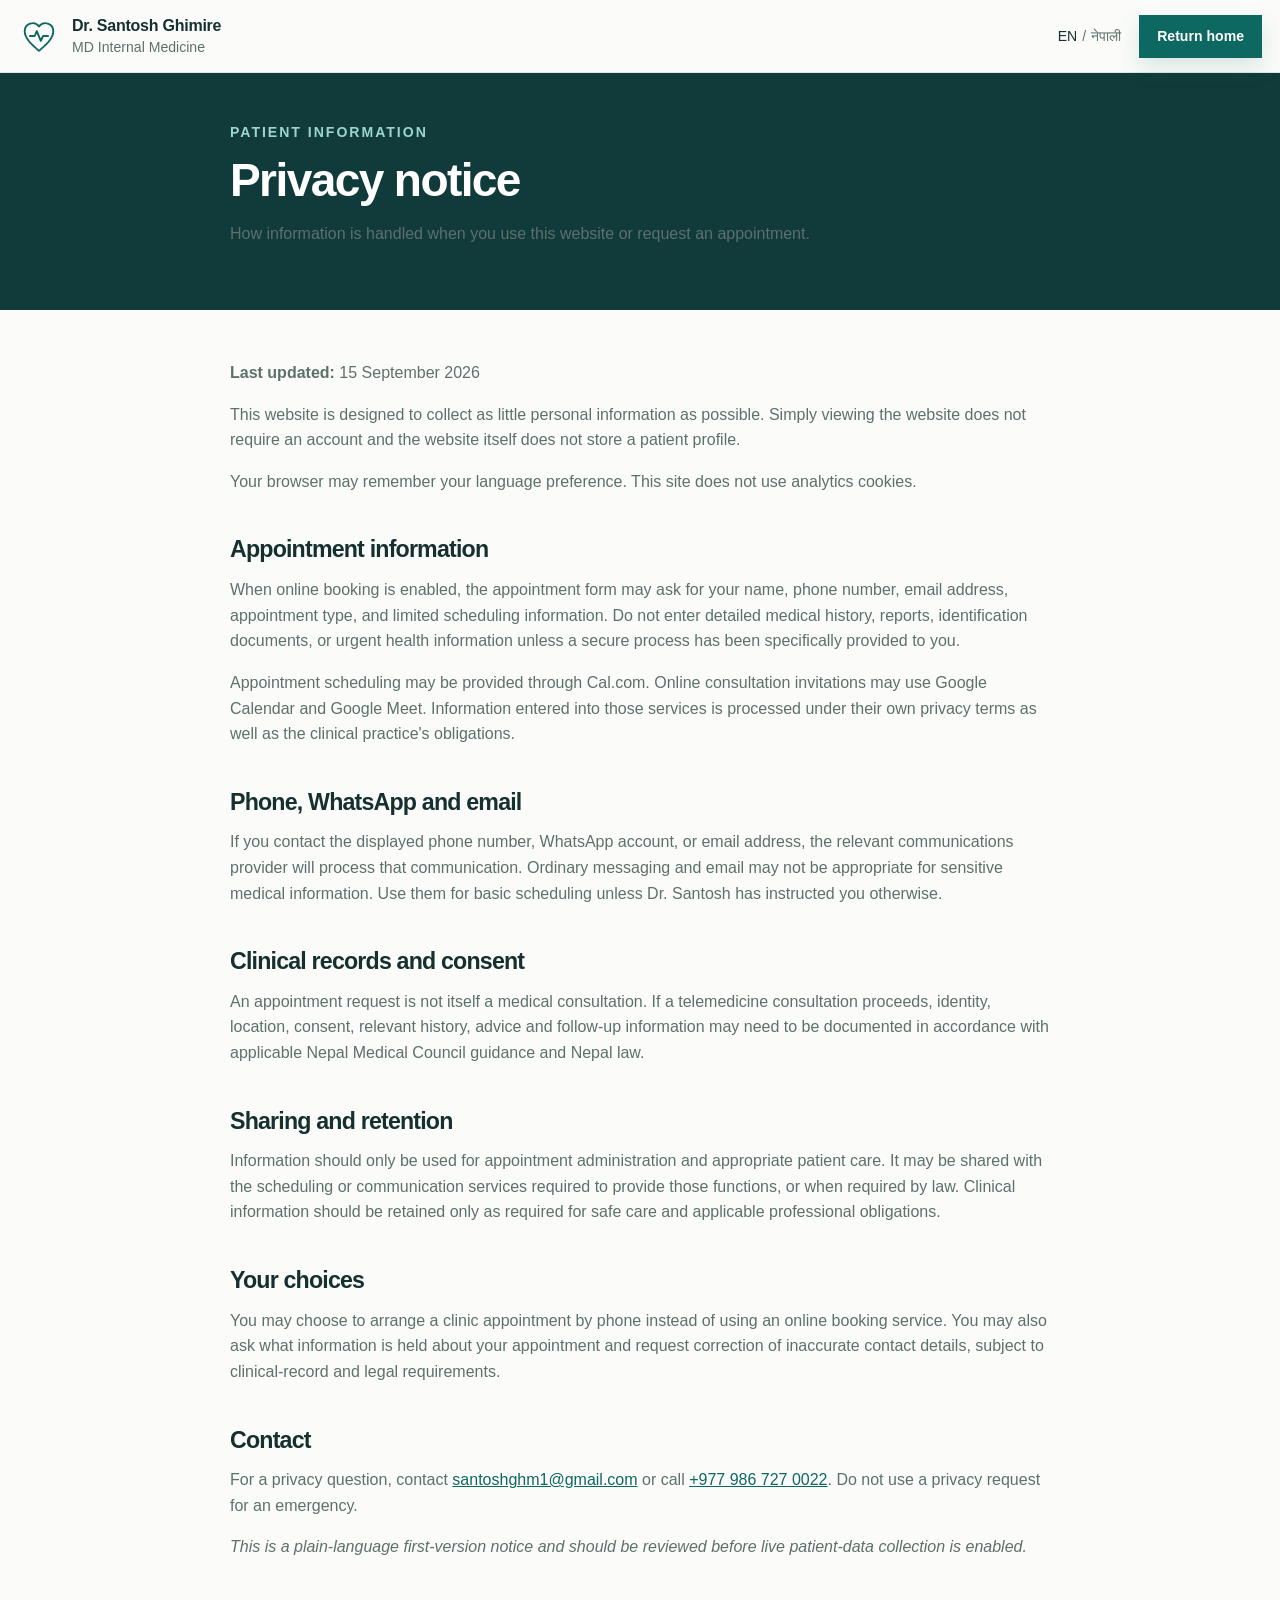
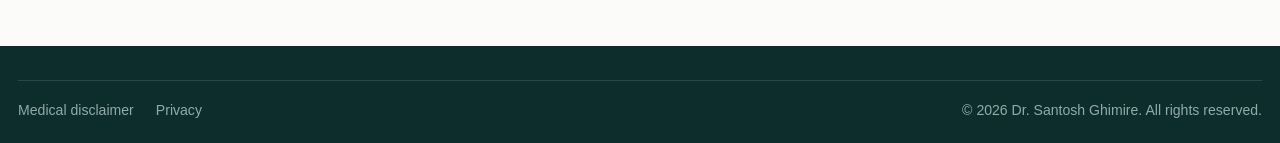
<file: privacy.html>
<!doctype html>
<html lang="en">
  <head>
    <meta charset="UTF-8" />
    <meta name="viewport" content="width=device-width, initial-scale=1.0" />
    <meta name="description" content="Privacy information for Dr. Santosh Ghimire's website and appointment services." />
    <meta name="theme-color" content="#103b3a" />
    <title data-en="Privacy | Dr. Santosh Ghimire" data-ne="गोपनीयता | डा. सन्तोष घिमिरे">Privacy | Dr. Santosh Ghimire</title>
    <link rel="icon" href="assets/favicon.svg" type="image/svg+xml" />
    <link rel="stylesheet" href="styles.css" />
    <script src="app.js" defer></script>
  </head>
  <body data-lang="en">
    <header class="site-header">
      <div class="container nav-shell">
        <a class="brand" href="index.html" aria-label="Return to home">
          <svg class="brand-mark" viewBox="0 0 44 44" aria-hidden="true"><path d="M22 37.5C15.8 32.1 7 25.2 7 16.8A8.3 8.3 0 0 1 22 12a8.3 8.3 0 0 1 15 4.8c0 8.4-8.8 15.3-15 20.7Z"/><path d="M12.5 22h5l2.2-5.2 4.2 10.4 2.4-5.2h5.2"/></svg>
          <span><strong>Dr. Santosh Ghimire</strong><small>MD Internal Medicine</small></span>
        </a>
        <div class="legal-nav-actions">
          <button class="language-toggle" type="button" aria-label="Switch language" data-en-aria-label="Switch language" data-ne-aria-label="भाषा बदल्नुहोस्">
            <span class="active">EN</span><span aria-hidden="true">/</span><span>नेपाली</span>
          </button>
          <a class="button button-small" href="index.html" data-en="Return home" data-ne="मुख्य पृष्ठमा फर्कनुहोस्">Return home</a>
        </div>
      </div>
    </header>
    <main>
      <section class="legal-header">
        <div class="container legal-content">
          <p class="eyebrow light" data-en="PATIENT INFORMATION" data-ne="बिरामीका लागि जानकारी">PATIENT INFORMATION</p>
          <h1 data-en="Privacy notice" data-ne="गोपनीयता सूचना">Privacy notice</h1>
          <p data-en="How information is handled when you use this website or request an appointment." data-ne="यस वेबसाइट प्रयोग गर्दा वा अपोइन्टमेन्ट माग्दा तपाईंको जानकारी कसरी प्रयोग हुन्छ।">How information is handled when you use this website or request an appointment.</p>
        </div>
      </section>
      <section class="legal-main">
        <div class="container legal-content">
          <p><strong data-en="Last updated:" data-ne="अन्तिम अद्यावधिक:">Last updated:</strong> <span data-en="15 September 2026" data-ne="१५ सेप्टेम्बर २०२६">15 September 2026</span></p>
          <p data-en="This website is designed to collect as little personal information as possible. Simply viewing the website does not require an account and the website itself does not store a patient profile." data-ne="यो वेबसाइटले सकेसम्म कम व्यक्तिगत जानकारी लिने उद्देश्य राखेको छ। वेबसाइट हेर्न खाता चाहिँदैन र यसले बिरामीको व्यक्तिगत प्रोफाइल राख्दैन।">This website is designed to collect as little personal information as possible. Simply viewing the website does not require an account and the website itself does not store a patient profile.</p>
          <p data-en="Your browser may remember your language preference. This site does not use analytics cookies." data-ne="तपाईंको ब्राउजरमा भाषा छनोट सुरक्षित हुन सक्छ। यो वेबसाइटले तथ्याङ्क सङ्कलन गर्ने कुकी प्रयोग गर्दैन।">Your browser may remember your language preference. This site does not use analytics cookies.</p>

          <h2 data-en="Appointment information" data-ne="अपोइन्टमेन्टसम्बन्धी जानकारी">Appointment information</h2>
          <p data-en="When online booking is enabled, the appointment form may ask for your name, phone number, email address, appointment type, and limited scheduling information. Do not enter detailed medical history, reports, identification documents, or urgent health information unless a secure process has been specifically provided to you." data-ne="अनलाइन बुकिङ सुरु भएपछि फाराममा तपाईंको नाम, फोन नम्बर, इमेल, अपोइन्टमेन्टको प्रकार र समय मिलाउन आवश्यक सीमित जानकारी मागिन सक्छ। सुरक्षित प्रक्रिया स्पष्ट रूपमा उपलब्ध नगराएसम्म विस्तृत स्वास्थ्य इतिहास, मेडिकल रिपोर्ट, परिचयपत्र वा आकस्मिक स्वास्थ्य जानकारी नदिनुहोस्।">When online booking is enabled, the appointment form may ask for your name, phone number, email address, appointment type, and limited scheduling information. Do not enter detailed medical history, reports, identification documents, or urgent health information unless a secure process has been specifically provided to you.</p>
          <p data-en="Appointment scheduling may be provided through Cal.com. Online consultation invitations may use Google Calendar and Google Meet. Information entered into those services is processed under their own privacy terms as well as the clinical practice's obligations." data-ne="अपोइन्टमेन्ट मिलाउन Cal.com प्रयोग हुन सक्छ। अनलाइन परामर्शको निमन्त्रणाका लागि Google Calendar र Google Meet प्रयोग हुन सक्छ। ती सेवामा दिएको जानकारी उनीहरूका आफ्नै गोपनीयता सर्तअनुसार प्रशोधन हुन्छ; बिरामीको गोपनीयता सुरक्षित राख्ने दायित्व चिकित्सकीय सेवाको पनि हुन्छ।">Appointment scheduling may be provided through Cal.com. Online consultation invitations may use Google Calendar and Google Meet. Information entered into those services is processed under their own privacy terms as well as the clinical practice's obligations.</p>

          <h2 data-en="Phone, WhatsApp and email" data-ne="फोन, ह्वाट्सएप र इमेल">Phone, WhatsApp and email</h2>
          <p data-en="If you contact the displayed phone number, WhatsApp account, or email address, the relevant communications provider will process that communication. Ordinary messaging and email may not be appropriate for sensitive medical information. Use them for basic scheduling unless Dr. Santosh has instructed you otherwise." data-ne="यहाँ दिइएको फोन नम्बर, ह्वाट्सएप वा इमेलमा सम्पर्क गर्दा सम्बन्धित सञ्चार सेवाले त्यो सन्देश वा कल प्रशोधन गर्छ। सामान्य सन्देश र इमेल संवेदनशील स्वास्थ्य जानकारी पठाउन उपयुक्त नहुन सक्छ। डा. सन्तोषले अन्यथा नभनेसम्म यी माध्यम अपोइन्टमेन्ट मिलाउन मात्र प्रयोग गर्नुहोस्।">If you contact the displayed phone number, WhatsApp account, or email address, the relevant communications provider will process that communication. Ordinary messaging and email may not be appropriate for sensitive medical information. Use them for basic scheduling unless Dr. Santosh has instructed you otherwise.</p>

          <h2 data-en="Clinical records and consent" data-ne="उपचारको अभिलेख र सहमति">Clinical records and consent</h2>
          <p data-en="An appointment request is not itself a medical consultation. If a telemedicine consultation proceeds, identity, location, consent, relevant history, advice and follow-up information may need to be documented in accordance with applicable Nepal Medical Council guidance and Nepal law." data-ne="अपोइन्टमेन्ट माग्नु आफैंमा चिकित्सकीय परामर्श होइन। अनलाइन परामर्श भएमा पहिचान, स्थान, सहमति, आवश्यक स्वास्थ्य विवरण, दिइएको सल्लाह र फलो-अपको अभिलेख नेपाल मेडिकल काउन्सिलको लागू हुने मार्गदर्शन र नेपालका कानूनबमोजिम राख्नुपर्ने हुन सक्छ।">An appointment request is not itself a medical consultation. If a telemedicine consultation proceeds, identity, location, consent, relevant history, advice and follow-up information may need to be documented in accordance with applicable Nepal Medical Council guidance and Nepal law.</p>

          <h2 data-en="Sharing and retention" data-ne="जानकारी बाँड्ने र सुरक्षित राख्ने">Sharing and retention</h2>
          <p data-en="Information should only be used for appointment administration and appropriate patient care. It may be shared with the scheduling or communication services required to provide those functions, or when required by law. Clinical information should be retained only as required for safe care and applicable professional obligations." data-ne="जानकारी अपोइन्टमेन्ट व्यवस्थापन र उचित उपचारका लागि मात्र प्रयोग गरिनुपर्छ। ती सेवा दिन आवश्यक समयतालिका वा सञ्चार सेवासँग, वा कानूनले आवश्यक ठहर्‍याएमा, जानकारी बाँडिन सक्छ। उपचारसम्बन्धी जानकारी सुरक्षित उपचार र लागू हुने पेशागत दायित्वका लागि आवश्यक अवधिसम्म मात्र राखिनुपर्छ।">Information should only be used for appointment administration and appropriate patient care. It may be shared with the scheduling or communication services required to provide those functions, or when required by law. Clinical information should be retained only as required for safe care and applicable professional obligations.</p>

          <h2 data-en="Your choices" data-ne="तपाईंका विकल्प">Your choices</h2>
          <p data-en="You may choose to arrange a clinic appointment by phone instead of using an online booking service. You may also ask what information is held about your appointment and request correction of inaccurate contact details, subject to clinical-record and legal requirements." data-ne="अनलाइन बुकिङको सट्टा फोनबाट क्लिनिक अपोइन्टमेन्ट मिलाउन सक्नुहुन्छ। आफ्नो अपोइन्टमेन्टबारे कुन जानकारी राखिएको छ भनेर सोध्न र गलत सम्पर्क विवरण सच्याउन पनि अनुरोध गर्न सक्नुहुन्छ; यसमा उपचारको अभिलेख र कानूनसम्बन्धी आवश्यकताहरू लागू हुन्छन्।">You may choose to arrange a clinic appointment by phone instead of using an online booking service. You may also ask what information is held about your appointment and request correction of inaccurate contact details, subject to clinical-record and legal requirements.</p>

          <h2 data-en="Contact" data-ne="सम्पर्क">Contact</h2>
          <p><span data-en="For a privacy question, contact" data-ne="गोपनीयतासम्बन्धी प्रश्न भए इमेल गर्नुहोस्:">For a privacy question, contact</span> <a href="mailto:santoshghm1@gmail.com">santoshghm1@gmail.com</a> <span data-en="or call" data-ne="वा फोन गर्नुहोस्:">or call</span> <a href="tel:+9779867270022">+977 986 727 0022</a>. <span data-en="Do not use a privacy request for an emergency." data-ne="आकस्मिक समस्याका लागि यो सम्पर्क माध्यम प्रयोग नगर्नुहोस्।">Do not use a privacy request for an emergency.</span></p>

          <p><em data-en="This is a plain-language first-version notice and should be reviewed before live patient-data collection is enabled." data-ne="यो पहिलो संस्करणको सरल सूचना हो। बिरामीको जानकारी अनलाइन सङ्कलन सुरु गर्नुअघि यसको समीक्षा आवश्यक छ।">This is a plain-language first-version notice and should be reviewed before live patient-data collection is enabled.</em></p>
        </div>
      </section>
    </main>
    <footer class="site-footer">
      <div class="container footer-bottom" style="margin-top:0">
        <div><a href="disclaimer.html" data-en="Medical disclaimer" data-ne="चिकित्सकीय सूचना">Medical disclaimer</a><a href="privacy.html" data-en="Privacy" data-ne="गोपनीयता">Privacy</a></div>
        <p>© <span id="year">2026</span> Dr. Santosh Ghimire. <span data-en="All rights reserved." data-ne="सर्वाधिकार सुरक्षित।">All rights reserved.</span></p>
      </div>
    </footer>
  </body>
</html>
</file>
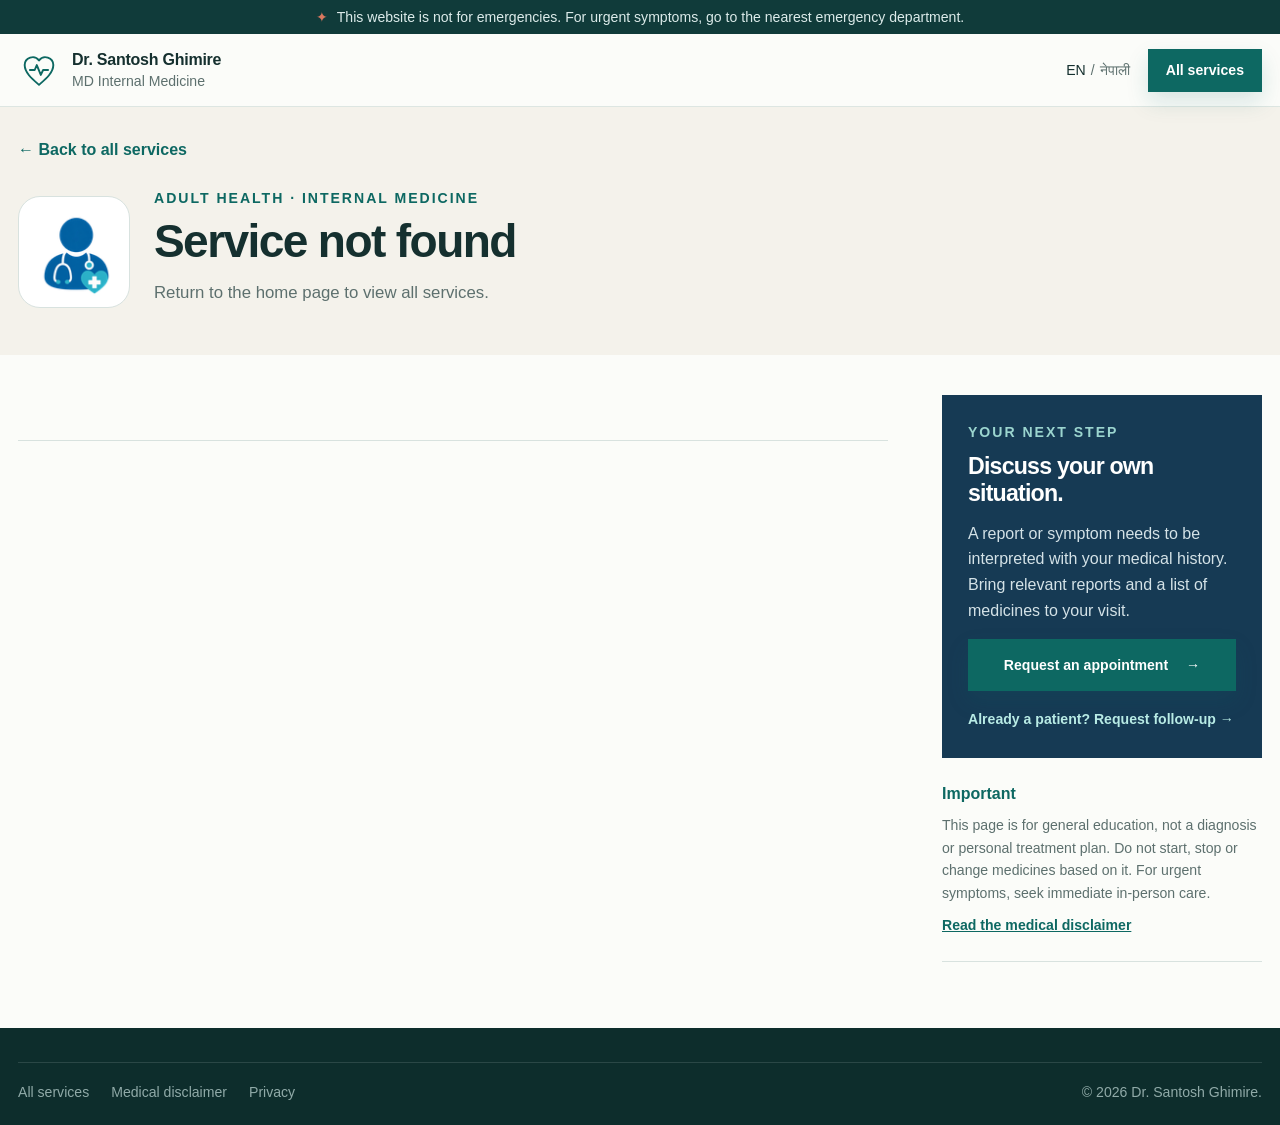
<file: service.html>
<!doctype html>
<html lang="en">
  <head>
    <meta charset="UTF-8" />
    <meta name="viewport" content="width=device-width, initial-scale=1.0" />
    <meta name="description" content="Learn about adult-health services offered by Dr. Santosh Ghimire in Butwal, Nepal." />
    <meta name="theme-color" content="#103b3a" />
    <title>Service information | Dr. Santosh Ghimire</title>
    <link rel="icon" href="assets/favicon.svg" type="image/svg+xml" />
    <link rel="stylesheet" href="styles.css" />
    <script src="site-config.js" defer></script>
    <script src="services.js" defer></script>
    <script src="service-page.js" defer></script>
    <script src="app.js" defer></script>
  </head>
  <body data-lang="en">
    <a class="skip-link" href="#main" data-en="Skip to main content" data-ne="मुख्य सामग्रीमा जानुहोस्">Skip to main content</a>
    <div class="emergency-bar" role="note">
      <div class="container emergency-inner"><span aria-hidden="true">✦</span><p data-en="This website is not for emergencies. For urgent symptoms, go to the nearest emergency department." data-ne="यो वेबसाइट आकस्मिक सेवाका लागि होइन। गम्भीर लक्षण भए नजिकको आकस्मिक कक्षमा तुरुन्त जानुहोस्।">This website is not for emergencies. For urgent symptoms, go to the nearest emergency department.</p></div>
    </div>
    <header class="site-header">
      <div class="container nav-shell">
        <a class="brand" href="index.html" aria-label="Dr. Santosh Ghimire home">
          <svg class="brand-mark" viewBox="0 0 44 44" aria-hidden="true"><path d="M22 37.5C15.8 32.1 7 25.2 7 16.8A8.3 8.3 0 0 1 22 12a8.3 8.3 0 0 1 15 4.8c0 8.4-8.8 15.3-15 20.7Z"/><path d="M12.5 22h5l2.2-5.2 4.2 10.4 2.4-5.2h5.2"/></svg>
          <span><strong>Dr. Santosh Ghimire</strong><small>MD Internal Medicine</small></span>
        </a>
        <div class="legal-nav-actions">
          <button class="language-toggle" type="button" aria-label="Switch language" data-en-aria-label="Switch language" data-ne-aria-label="भाषा बदल्नुहोस्"><span class="active">EN</span><span aria-hidden="true">/</span><span>नेपाली</span></button>
          <a class="button button-small" href="index.html#services" data-en="All services" data-ne="सबै सेवाहरू">All services</a>
        </div>
      </div>
    </header>
    <main id="main">
      <noscript><div class="container"><p>Please enable JavaScript to view this service page, or call +977 986 727 0022 for appointment information.</p></div></noscript>
      <section class="service-page-hero">
        <div class="container">
          <a class="service-back" href="index.html#services" data-en="← Back to all services" data-ne="← सबै सेवाहरूमा फर्कनुहोस्">← Back to all services</a>
          <div class="service-page-hero-grid">
            <img id="service-page-icon" class="service-page-icon" src="assets/service-images/general-medical-concerns.webp" alt="" width="96" height="96" />
            <div>
              <p class="eyebrow" data-en="ADULT HEALTH · INTERNAL MEDICINE" data-ne="वयस्क स्वास्थ्य · इन्टरनल मेडिसिन">ADULT HEALTH · INTERNAL MEDICINE</p>
              <h1 id="service-page-title">Service information</h1>
              <p id="service-page-summary" class="service-page-summary"></p>
              <p id="service-page-byline" class="service-page-byline"></p>
            </div>
          </div>
        </div>
      </section>
      <div class="container service-page-layout">
        <article class="service-page-main">
          <section class="service-page-overview" aria-labelledby="service-page-overview-title">
            <h2 id="service-page-overview-title"></h2>
            <p id="service-page-overview-copy"></p>
            <ul id="service-page-topics"></ul>
          </section>
          <div id="service-page-article" class="medical-article" aria-live="polite"></div>
        </article>
        <aside class="service-page-aside">
          <div class="service-advice-card">
            <p class="eyebrow" data-en="YOUR NEXT STEP" data-ne="अर्को कदम">YOUR NEXT STEP</p>
            <h2 data-en="Discuss your own situation." data-ne="आफ्नो अवस्थाबारे छलफल गर्नुहोस्।">Discuss your own situation.</h2>
            <p data-en="A report or symptom needs to be interpreted with your medical history. Bring relevant reports and a list of medicines to your visit." data-ne="रिपोर्ट वा लक्षणलाई तपाईंको स्वास्थ्य इतिहाससँग जोडेर बुझ्नुपर्छ। परामर्शमा सम्बन्धित रिपोर्ट र प्रयोग गरिरहेका औषधिको सूची ल्याउनुहोस्।">A report or symptom needs to be interpreted with your medical history. Bring relevant reports and a list of medicines to your visit.</p>
            <button class="button" type="button" data-booking="clinic"><span data-en="Request an appointment" data-ne="अपोइन्टमेन्ट लिनुहोस्">Request an appointment</span><span aria-hidden="true">→</span></button>
            <button class="service-followup-link" type="button" data-booking="followup" data-en="Already a patient? Request follow-up →" data-ne="पहिले परामर्श लिनुभएको छ? फलो-अप लिनुहोस् →">Already a patient? Request follow-up →</button>
          </div>
          <div class="service-safety-note">
            <strong data-en="Important" data-ne="महत्त्वपूर्ण">Important</strong>
            <p data-en="This page is for general education, not a diagnosis or personal treatment plan. Do not start, stop or change medicines based on it. For urgent symptoms, seek immediate in-person care." data-ne="यो पृष्ठ सामान्य स्वास्थ्य जानकारीका लागि हो, व्यक्तिगत निदान वा उपचार योजना होइन। यसका आधारमा आफैं औषधि सुरु, बन्द वा परिवर्तन नगर्नुहोस्। गम्भीर लक्षण भए तुरुन्त प्रत्यक्ष उपचार लिनुहोस्।">This page is for general education, not a diagnosis or personal treatment plan. Do not start, stop or change medicines based on it. For urgent symptoms, seek immediate in-person care.</p>
            <a href="disclaimer.html" data-en="Read the medical disclaimer" data-ne="चिकित्सकीय सूचना पढ्नुहोस्">Read the medical disclaimer</a>
          </div>
        </aside>
      </div>
    </main>
    <footer class="site-footer">
      <div class="container footer-bottom" style="margin-top:0">
        <div><a href="index.html#services" data-en="All services" data-ne="सबै सेवाहरू">All services</a><a href="disclaimer.html" data-en="Medical disclaimer" data-ne="चिकित्सकीय सूचना">Medical disclaimer</a><a href="privacy.html" data-en="Privacy" data-ne="गोपनीयता">Privacy</a></div>
        <p>© <span id="year">2026</span> Dr. Santosh Ghimire.</p>
      </div>
    </footer>
    <div class="mobile-actions" aria-label="Quick contact">
      <a href="tel:+9779867270022"><span aria-hidden="true">☎</span><span data-en="Call" data-ne="फोन">Call</span></a>
      <button type="button" data-booking="clinic"><span aria-hidden="true">▣</span><span data-en="Book" data-ne="बुकिङ">Book</span></button>
      <a href="index.html#services"><span aria-hidden="true">←</span><span data-en="Services" data-ne="सेवाहरू">Services</span></a>
    </div>
    <dialog class="booking-dialog" id="booking-dialog" aria-labelledby="booking-title">
      <div class="dialog-header"><div><p class="eyebrow" data-en="SCHEDULE YOUR CARE" data-ne="समय छान्नुहोस्">SCHEDULE YOUR CARE</p><h2 id="booking-title">Book an appointment</h2></div><button class="dialog-close" type="button" aria-label="Close booking dialog" data-en-aria-label="Close booking dialog" data-ne-aria-label="अपोइन्टमेन्ट विन्डो बन्द गर्नुहोस्">×</button></div>
      <div id="booking-content"></div>
    </dialog>
  </body>
</html>
</file>
<file: styles.css>
:root {
  --ink: #15302f;
  --muted: #5d706e;
  --teal: #0d6862;
  --teal-dark: #103b3a;
  --teal-light: #dcefeb;
  --navy: #163a54;
  --coral: #d9785f;
  --cream: #f4f2eb;
  --paper: #fbfcf9;
  --white: #fff;
  --line: #d8e2df;
  --shadow: 0 24px 65px rgba(20, 54, 52, 0.13);
  --container: min(1280px, calc(100% - 36px));
  --minimum-text-size: .88rem;
}

* { box-sizing: border-box; }
html { scroll-behavior: smooth; scroll-padding-top: 100px; }
body {
  margin: 0;
  color: var(--ink);
  background: var(--paper);
  font-family: Inter, "Noto Sans Devanagari", "Segoe UI", Arial, sans-serif;
  font-size: 16px;
  line-height: 1.6;
  -webkit-font-smoothing: antialiased;
}
body.dialog-open { overflow: hidden; }
img { display: block; max-width: 100%; }
a { color: inherit; }
button, input { font: inherit; }
button { color: inherit; }
h1, h2, h3, h4, p { margin-top: 0; }
h1, h2, h3, h4 { line-height: 1.15; letter-spacing: -0.035em; }
h1 { font-size: clamp(2.25rem, 3.6vw, 3.45rem); max-width: 760px; margin-bottom: 14px; }
h2 { font-size: clamp(1.55rem, 2.65vw, 2.4rem); margin-bottom: 14px; }
h3 { font-size: 1.25rem; }
p { color: var(--muted); }
.container { width: var(--container); margin-inline: auto; }
.section { padding: 54px 0; }
.eyebrow { color: var(--teal); font-size: var(--minimum-text-size); font-weight: 800; letter-spacing: .14em; margin-bottom: 10px; }
.eyebrow.light { color: #9bd5cf; }
.sr-only, .skip-link:not(:focus) { position: absolute; width: 1px; height: 1px; padding: 0; margin: -1px; overflow: hidden; clip: rect(0,0,0,0); white-space: nowrap; border: 0; }
.skip-link:focus { position: fixed; z-index: 999; top: 10px; left: 10px; padding: 10px 14px; background: var(--white); }

.emergency-bar { background: var(--teal-dark); color: var(--white); font-size: var(--minimum-text-size); }
.emergency-inner { min-height: 34px; display: flex; align-items: center; justify-content: center; gap: 9px; text-align: center; }
.emergency-inner p { color: #dcebea; margin: 0; }
.emergency-inner > span { color: var(--coral); }

.site-header { position: sticky; top: 0; z-index: 20; background: rgba(251,252,249,.96); border-bottom: 1px solid rgba(216,226,223,.85); backdrop-filter: blur(12px); }
.nav-shell { min-height: 72px; display: flex; align-items: center; justify-content: space-between; gap: 24px; }
.brand { display: inline-flex; align-items: center; gap: 12px; text-decoration: none; line-height: 1.15; flex: none; }
.brand-mark { width: 42px; height: 42px; fill: none; stroke: var(--teal); stroke-width: 2; stroke-linecap: round; stroke-linejoin: round; }
.brand strong, .brand small { display: block; }
.brand strong { font-size: 1rem; letter-spacing: -.015em; }
.brand small { color: var(--muted); margin-top: 3px; font-size: var(--minimum-text-size); }
.primary-nav { display: flex; align-items: center; gap: 20px; }
.primary-nav > a { color: #334b49; text-decoration: none; font-size: var(--minimum-text-size); font-weight: 650; }
.primary-nav > a:hover { color: var(--teal); }
.language-toggle { border: 0; border-left: 1px solid var(--line); background: transparent; padding: 4px 0 4px 20px; display: flex; gap: 5px; font-size: var(--minimum-text-size); cursor: pointer; }
.language-toggle span:not(.active) { color: var(--muted); }
.nav-toggle { display: none; width: 44px; height: 44px; padding: 10px; border: 0; background: transparent; }
.nav-toggle > span:not(.sr-only) { height: 2px; background: var(--ink); display: block; margin: 5px 0; }

.button { appearance: none; border: 1px solid var(--teal); background: var(--teal); color: var(--white); min-height: 52px; padding: 0 24px; display: inline-flex; align-items: center; justify-content: center; gap: 18px; text-decoration: none; font-weight: 750; font-size: .88rem; cursor: pointer; box-shadow: 0 10px 22px rgba(13,104,98,.15); transition: transform .2s ease, background .2s ease; }
.button:hover { background: #085850; transform: translateY(-2px); }
.button:focus-visible, .text-link:focus-visible, a:focus-visible, button:focus-visible { outline: 3px solid rgba(217,120,95,.42); outline-offset: 3px; }
.button-secondary { background: transparent; color: var(--ink); border-color: #9fb4b1; box-shadow: none; }
.button-secondary:hover { background: var(--white); }
.button-small { min-height: 43px; padding: 0 17px; font-size: var(--minimum-text-size); }

.hero { background: var(--cream); overflow: hidden; }
.hero-copy { min-width: 0; }
.hero-grid { min-height: 500px; display: grid; grid-template-columns: minmax(0,1.2fr) minmax(350px,.8fr); align-items: center; gap: 38px; padding-top: 28px; padding-bottom: 28px; }
.hero-lede { max-width: 680px; font-size: 1.08rem; line-height: 1.65; }
.hero-actions { display: flex; flex-wrap: wrap; gap: 12px; margin: 20px 0 26px; }
.hero-assurance { border-top: 1px solid #cad3cf; display: grid; grid-template-columns: repeat(3, 1fr); max-width: 690px; padding-top: 19px; gap: 20px; }
.hero-assurance div { border-right: 1px solid #cad3cf; }
.hero-assurance div:last-child { border-right: 0; }
.hero-assurance strong, .hero-assurance span { display: block; }
.hero-assurance strong { color: var(--navy); font-size: 1.05rem; }
.hero-assurance span { color: var(--muted); font-size: var(--minimum-text-size); margin-top: 4px; }
.hero-profile { position: relative; background: var(--teal-dark); color: var(--white); padding: 16px; min-height: 440px; display: flex; flex-direction: column; justify-content: space-between; box-shadow: var(--shadow); }
.hero-profile::before { content: "+"; position: absolute; right: 28px; top: 18px; color: rgba(255,255,255,.17); font-size: 4rem; font-weight: 200; }
.portrait-wrap { width: 100%; height: 330px; margin: 0 auto; position: relative; overflow: hidden; background: #050707; }
.portrait-wrap img { width: 100%; height: 100%; object-fit: cover; object-position: center 17%; position: relative; z-index: 1; }
.profile-caption { border-top: 1px solid rgba(255,255,255,.17); padding-top: 12px; margin-top: 12px; }
.profile-caption p { color: var(--white); font-size: 1.05rem; font-weight: 700; margin-bottom: 5px; }
.profile-caption span { color: #c8dbd8; font-size: var(--minimum-text-size); }

.section-heading { margin-bottom: 24px; }
.split-heading { display: grid; grid-template-columns: 1.1fr .65fr; gap: 32px; align-items: end; }
.split-heading h2 { margin-bottom: 0; }
.split-heading > p { margin-bottom: 6px; }
.service-grid { display: grid; grid-template-columns: repeat(4, 1fr); border-top: 1px solid var(--line); border-left: 1px solid var(--line); }
.service-item { min-height: 175px; border-right: 1px solid var(--line); border-bottom: 1px solid var(--line); transition: background .2s ease, transform .2s ease; }
.service-item:hover { background: #f0f7f4; transform: translateY(-4px); }
.service-item[hidden] { display: none; }
.service-card-link { display: grid; grid-template-columns: 44px minmax(0, 1fr); column-gap: 12px; align-content: start; min-height: 175px; height: 100%; padding: 18px 20px; color: inherit; text-decoration: none; }
.service-card-link:focus-visible { outline: 3px solid var(--teal); outline-offset: -3px; }
.service-icon { display: block; grid-column: 1; grid-row: 1; width: 44px; height: 44px; object-fit: contain; }
.service-item h3 { grid-column: 2; grid-row: 1; align-self: center; margin: 0; max-width: 260px; }
.service-item p { grid-column: 1 / -1; grid-row: 2; font-size: var(--minimum-text-size); margin: 8px 0 0; }
.service-toggle { display: flex; align-items: center; justify-content: center; gap: 10px; min-height: 44px; margin: 16px auto 0; padding: 0 22px; border: 1px solid var(--teal); color: var(--teal); background: transparent; font-size: var(--minimum-text-size); font-weight: 800; cursor: pointer; transition: background .2s ease, color .2s ease; }
.service-toggle:hover { background: var(--teal); color: var(--white); }
.service-toggle-arrow { font-size: 1.1rem; line-height: 1; transition: transform .2s ease; }
.service-toggle[aria-expanded="true"] .service-toggle-arrow { transform: rotate(180deg); }
.scope-note { margin: 12px 0 0; font-size: var(--minimum-text-size); }

.service-page-hero { padding: 30px 0 38px; background: var(--cream); }
.service-back { display: inline-block; margin-bottom: 24px; color: var(--teal); font-weight: 750; text-decoration: none; }
.service-page-hero-grid { display: grid; grid-template-columns: 112px minmax(0, 1fr); align-items: center; gap: 24px; }
.service-page-icon { width: 112px; height: 112px; object-fit: contain; background: var(--white); padding: 8px; border: 1px solid var(--line); border-radius: 22px; }
.service-page-hero .eyebrow { margin-bottom: 6px; }
.service-page-hero h1 { margin-bottom: 12px; }
.service-page-summary { max-width: 820px; font-size: 1.05rem; margin-bottom: 10px; }
.service-page-byline { margin: 0; color: var(--teal); font-size: var(--minimum-text-size); font-weight: 750; }
.service-page-layout { display: grid; grid-template-columns: minmax(0, 1fr) 320px; gap: 54px; align-items: start; padding-top: 40px; padding-bottom: 66px; }
.service-page-main { min-width: 0; }
.service-page-overview { padding: 0 0 25px; border-bottom: 1px solid var(--line); }
.service-page-overview h2, .medical-article h2 { font-size: 1.65rem; margin: 0 0 14px; }
.service-page-overview p { margin-bottom: 12px; }
.service-page-overview ul, .medical-article ul, .medical-article ol { padding-left: 24px; margin: 12px 0 20px; }
.service-page-overview li, .medical-article li { padding-left: 5px; margin-bottom: 7px; }
.medical-article { padding-top: 28px; line-height: 1.7; }
.medical-article h2 { margin-top: 34px; padding-top: 10px; border-top: 1px solid var(--line); }
.medical-article > h2:first-child, .medical-article > section:first-child h2 { margin-top: 0; padding-top: 0; border-top: 0; }
.medical-article h3 { font-size: 1.2rem; margin: 24px 0 10px; }
.medical-article p { margin-bottom: 16px; }
.medical-article blockquote { margin: 20px 0; padding: 15px 20px; border-left: 4px solid var(--teal); background: #eaf5f1; color: var(--ink); font-weight: 650; }
.medical-article a { color: var(--teal); overflow-wrap: anywhere; }
.article-table-scroll { overflow-x: auto; margin: 20px 0 24px; border: 1px solid var(--line); }
.medical-article table { width: 100%; border-collapse: collapse; min-width: 540px; font-size: var(--minimum-text-size); }
.medical-article th, .medical-article td { padding: 12px 16px; border-bottom: 1px solid var(--line); text-align: left; vertical-align: top; }
.medical-article th { background: #eaf5f1; color: var(--ink); }
.medical-article tr:last-child td { border-bottom: 0; }
.service-page-aside { position: sticky; top: 105px; }
.service-advice-card { padding: 26px; background: var(--navy); color: var(--white); }
.service-advice-card .eyebrow { color: #9bd5cf; }
.service-advice-card h2 { font-size: 1.45rem; }
.service-advice-card p:not(.eyebrow) { color: #d4e2e7; }
.service-advice-card .button { width: 100%; text-align: center; }
.service-followup-link { display: inline-block; margin-top: 17px; padding: 0; border: 0; background: transparent; color: #b8ebe5; text-align: left; font-size: var(--minimum-text-size); font-weight: 750; cursor: pointer; }
.service-safety-note { padding: 23px 0; border-bottom: 1px solid var(--line); }
.service-safety-note strong { color: var(--teal); }
.service-safety-note p { margin: 8px 0; font-size: var(--minimum-text-size); }
.service-safety-note a { color: var(--teal); font-size: var(--minimum-text-size); font-weight: 750; }

.care-path { padding: 34px 0; background: #e5f1ee; }
.care-path-grid { display: grid; grid-template-columns: .7fr 1.3fr; align-items: center; gap: 36px; }
.care-path h2 { font-size: clamp(1.55rem,2.2vw,2.1rem); margin-bottom: 0; }
.steps { list-style: none; display: grid; grid-template-columns: repeat(4, 1fr); padding: 0; margin: 0; gap: 26px; }
.steps li { position: relative; }
.steps li:not(:last-child)::after { content: "→"; position: absolute; top: 13px; right: -18px; color: #78aaa5; }
.steps li > span { display: grid; place-items: center; width: 34px; height: 34px; border-radius: 50%; color: var(--white); background: var(--teal); font-size: var(--minimum-text-size); font-weight: 800; margin-bottom: 12px; }
.steps strong { text-transform: uppercase; font-size: var(--minimum-text-size); letter-spacing: .08em; }
.steps p { margin: 5px 0 0; font-size: var(--minimum-text-size); }

.appointment { background: var(--paper); }
.appointment-shell { background: var(--navy); color: var(--white); padding: 32px 38px; display: grid; grid-template-columns: .82fr 1.18fr; gap: 36px; }
.appointment-intro > p { color: #c4d3dc; }
.privacy-callout { margin-top: 22px; padding-top: 16px; border-top: 1px solid rgba(255,255,255,.15); display: flex; gap: 13px; color: #c4d3dc; font-size: var(--minimum-text-size); }
.privacy-callout svg { flex: 0 0 24px; fill: none; stroke: #9bd5cf; stroke-width: 1.8; stroke-linecap: round; stroke-linejoin: round; }
.appointment-options { border-top: 1px solid rgba(255,255,255,.18); }
.appointment-options article { display: grid; grid-template-columns: 48px 1fr; gap: 16px; padding: 15px 0; border-bottom: 1px solid rgba(255,255,255,.18); }
.appointment-options h3 { color: var(--white); margin: 0 0 8px; }
.appointment-options p { color: #c4d3dc; margin: 0 0 12px; font-size: var(--minimum-text-size); }
.option-icon { color: #9bd5cf; font-size: var(--minimum-text-size); font-weight: 800; padding-top: 5px; }
.text-link { border: 0; padding: 0; background: transparent; color: #b8ebe5; font-weight: 800; font-size: var(--minimum-text-size); display: inline-flex; align-items: center; gap: 12px; cursor: pointer; }

.about { background: var(--cream); }
.about-grid { display: grid; grid-template-columns: .95fr 1.05fr; gap: 40px; }
.about-lead h2 { max-width: 570px; }
.about-copy p { font-size: .98rem; line-height: 1.65; margin-bottom: 12px; }
.inline-link { color: var(--teal); text-decoration: none; font-weight: 800; font-size: var(--minimum-text-size); }

.credentials-grid { display: grid; grid-template-columns: .9fr 1.15fr .95fr; gap: 32px; }
.credentials-grid > div > h3 { padding-bottom: 10px; border-bottom: 2px solid var(--ink); margin-bottom: 0; }
.timeline article { padding: 12px 0; border-bottom: 1px solid var(--line); }
.timeline article > span { color: var(--teal); font-size: var(--minimum-text-size); font-weight: 850; letter-spacing: .09em; }
.timeline h4 { margin: 5px 0 3px; font-size: .98rem; }
.timeline p { font-size: var(--minimum-text-size); margin-bottom: 0; }
.timeline .entry-detail { color: #71817f; font-size: var(--minimum-text-size); line-height: 1.4; margin-top: 5px; }
.timeline .achievement { color: var(--teal); font-weight: 750; }
.timeline .achievement::before { content: " · "; color: #71817f; font-weight: 400; }

.publications { background: var(--cream); }
.publication-heading { display: flex; align-items: end; justify-content: space-between; gap: 24px; }
.publication-heading h2 { margin-bottom: 0; }
.publication-heading > p { max-width: 480px; margin-bottom: 3px; font-size: var(--minimum-text-size); }
.publication-list { border-top: 2px solid var(--ink); }
.publication-item { display: grid; grid-template-columns: 155px minmax(0, 1fr); gap: 24px; padding: 16px 0; border-bottom: 1px solid #cbd5d1; }
.publication-meta { display: flex; flex-direction: column; align-items: flex-start; gap: 5px; font-size: var(--minimum-text-size); font-weight: 750; letter-spacing: .04em; }
.publication-year { color: var(--ink); font-size: var(--minimum-text-size); font-weight: 850; }
.publication-meta .status { color: var(--teal); text-transform: uppercase; font-size: var(--minimum-text-size); line-height: 1.35; }
.publication-meta .status-review { color: #a34934; }
.publication-body h3 { font-size: 1.13rem; max-width: 980px; margin-bottom: 5px; line-height: 1.3; letter-spacing: -.02em; }
.publication-body p { max-width: 1050px; margin-bottom: 3px; }
.publication-body .authors { color: var(--ink); font-size: var(--minimum-text-size); }
.publication-body .publication-summary { color: var(--muted); font-size: var(--minimum-text-size); line-height: 1.45; }

.resources { background: var(--teal-dark); color: var(--white); }
.resource-grid { display: grid; grid-template-columns: .85fr 1.15fr; gap: 36px; align-items: center; }
.resource-copy .eyebrow { color: #9bd5cf; }
.resource-copy > p:not(.eyebrow) { color: #c7d9d7; }
.coming-badge { display: inline-block; border-left: 3px solid var(--coral); padding-left: 14px; color: #ecf4f2; font-size: var(--minimum-text-size); font-weight: 700; }
.topic-list { border-top: 1px solid rgba(255,255,255,.2); }
.topic-list > div { display: grid; grid-template-columns: 55px 1fr; padding: 12px 0; border-bottom: 1px solid rgba(255,255,255,.2); align-items: center; }
.topic-list span { color: #9bd5cf; font-size: var(--minimum-text-size); font-weight: 800; }
.topic-list p { color: var(--white); margin: 0; font-weight: 700; }
.topic-list a { color: var(--white); text-decoration: none; font-weight: 700; }
.topic-list a:hover { color: #b8ebe5; }

.contact { background: var(--cream); }
.contact-grid { display: grid; grid-template-columns: .95fr 1.05fr; gap: 36px; align-items: center; }
.contact-grid > div > p:not(.eyebrow) { max-width: 600px; }
.contact-grid .button { margin-top: 16px; }
.contact-details { font-style: normal; border-top: 2px solid var(--ink); }
.contact-details div { display: grid; grid-template-columns: .8fr 1.2fr; gap: 20px; padding: 14px 0; border-bottom: 1px solid #ccd5d1; }
.contact-details span { color: var(--muted); font-size: var(--minimum-text-size); }
.contact-details strong, .contact-details a { font-size: .9rem; text-decoration: none; font-weight: 750; overflow-wrap: anywhere; }

.site-footer { background: #0d2d2c; color: var(--white); padding: 34px 0 20px; }
.footer-grid { display: grid; grid-template-columns: 1.4fr repeat(3, 1fr); gap: 36px; }
.brand-footer .brand-mark { stroke: #8fd2cb; }
.brand-footer small { color: #a9c0be; }
.footer-grid > div:first-child > p { color: #a9c0be; font-size: var(--minimum-text-size); margin-top: 20px; }
.footer-grid h2 { font-size: var(--minimum-text-size); letter-spacing: .08em; text-transform: uppercase; margin-bottom: 18px; }
.footer-grid a, .footer-grid button, .footer-grid span:not(.brand span) { display: block; color: #aec3c1; text-decoration: none; font-size: var(--minimum-text-size); margin: 8px 0; }
.footer-grid button { border: 0; background: transparent; padding: 0; cursor: pointer; text-align: left; }
.footer-grid a:hover, .footer-grid button:hover { color: var(--white); }
.footer-bottom { border-top: 1px solid rgba(255,255,255,.12); margin-top: 24px; padding-top: 16px; display: flex; align-items: center; justify-content: space-between; gap: 20px; }
.footer-bottom a, .footer-bottom p { color: #90aaa8; font-size: var(--minimum-text-size); text-decoration: none; margin: 0; }
.footer-bottom a { margin-right: 22px; }
.mobile-actions { display: none; }

.booking-dialog { width: min(920px, calc(100% - 30px)); max-height: min(850px, calc(100vh - 30px)); padding: 0; border: 0; box-shadow: 0 30px 100px rgba(4,31,30,.3); background: var(--paper); color: var(--ink); }
.booking-dialog::backdrop { background: rgba(4,31,30,.72); backdrop-filter: blur(4px); }
.dialog-header { padding: 26px 30px; border-bottom: 1px solid var(--line); display: flex; align-items: flex-start; justify-content: space-between; gap: 20px; }
.dialog-header .eyebrow { margin-bottom: 5px; }
.dialog-header h2 { font-size: 1.65rem; margin: 0; }
.dialog-close { border: 1px solid var(--line); width: 42px; height: 42px; background: transparent; font-size: 1.7rem; line-height: 1; cursor: pointer; }
#booking-content { min-height: 400px; }
.cal-frame { width: 100%; height: min(680px, 70vh); border: 0; background: var(--white); }
.booking-fallback { padding: 44px 30px 50px; max-width: 650px; margin-inline: auto; text-align: center; }
.booking-fallback h3 { font-size: 1.45rem; }
.booking-fallback p { max-width: 560px; margin-inline: auto; }
.fallback-actions { display: flex; flex-wrap: wrap; justify-content: center; gap: 12px; margin-top: 24px; }
.fallback-note { font-size: var(--minimum-text-size); padding-top: 18px; }

.legal-header { background: var(--teal-dark); color: var(--white); padding: 48px 0; }
.legal-header p { color: #bed3d0; }
.legal-nav-actions { display: flex; align-items: center; gap: 18px; }
.legal-nav-actions .language-toggle { border: 0; padding: 4px 0; }
.legal-main { padding: 50px 0 70px; }
.legal-content { max-width: 820px; }
.legal-content h2 { font-size: 1.45rem; margin-top: 42px; }
.legal-content p, .legal-content li { color: var(--muted); }
.legal-content a { color: var(--teal); }

@media (max-width: 1020px) {
  .primary-nav { gap: 16px; }
  .primary-nav > a:nth-of-type(3), .primary-nav > a:nth-of-type(5) { display: none; }
  .hero-grid { grid-template-columns: 1.1fr .9fr; gap: 40px; }
  .service-grid { grid-template-columns: repeat(2, 1fr); }
  .service-page-layout { grid-template-columns: minmax(0, 1fr) 280px; gap: 30px; }
  .care-path-grid, .appointment-shell { grid-template-columns: 1fr; }
  .credentials-grid { grid-template-columns: 1fr 1fr; }
  .training-column { grid-column: 1 / -1; }
}

@media (max-width: 760px) {
  :root { --container: min(calc(100% - 24px), 1280px); }
  html { scroll-padding-top: 75px; }
  body { padding-bottom: 68px; }
  h1 { font-size: clamp(2rem, 7.8vw, 2.5rem); overflow-wrap: break-word; }
  .section { padding: 42px 0; }
  .emergency-inner { justify-content: flex-start; text-align: left; padding: 8px 0; }
  .nav-shell { min-height: 68px; }
  .brand-mark { width: 36px; height: 36px; }
  .brand strong { font-size: .9rem; }
  .nav-toggle { display: block; }
  .primary-nav { display: none; position: absolute; top: 68px; left: 0; right: 0; background: var(--paper); padding: 18px 20px 28px; border-top: 1px solid var(--line); border-bottom: 1px solid var(--line); box-shadow: var(--shadow); align-items: stretch; }
  .primary-nav.open { display: flex; flex-direction: column; }
  .primary-nav > a, .primary-nav > a:nth-of-type(3), .primary-nav > a:nth-of-type(5) { display: block; padding: 8px 0; font-size: .95rem; }
  .language-toggle { border-left: 0; border-top: 1px solid var(--line); padding: 18px 0 4px; }
  .nav-book { display: none; }
  .hero-grid { min-height: 0; grid-template-columns: 1fr; padding-top: 28px; padding-bottom: 28px; gap: 26px; }
  .hero-lede { font-size: 1rem; }
  .hero-actions { align-items: stretch; flex-direction: column; margin-bottom: 24px; }
  .hero-actions .button { width: 100%; }
  .hero-assurance { gap: 10px; }
  .hero-assurance div { padding-right: 8px; }
  .hero-assurance strong { font-size: .88rem; }
  .hero-assurance span { font-size: var(--minimum-text-size); line-height: 1.35; }
  .hero-profile { min-height: 0; padding: 18px; }
  .portrait-wrap { width: 100%; height: min(108vw, 470px); }
  .split-heading, .about-grid, .resource-grid, .contact-grid { grid-template-columns: 1fr; gap: 28px; }
  .section-heading { margin-bottom: 22px; }
  .service-grid { grid-template-columns: 1fr; }
  .service-item, .service-card-link { min-height: 0; }
  .service-card-link { padding: 18px 20px; }
  .service-page-hero { padding: 24px 0 30px; }
  .service-back { margin-bottom: 18px; }
  .service-page-hero-grid { grid-template-columns: 72px minmax(0, 1fr); align-items: start; gap: 14px; }
  .service-page-icon { width: 72px; height: 72px; padding: 4px; border-radius: 14px; }
  .service-page-hero h1 { font-size: clamp(1.6rem, 6vw, 2.15rem); }
  .service-page-summary { font-size: 1rem; }
  .service-page-layout { grid-template-columns: 1fr; gap: 32px; padding-top: 30px; padding-bottom: 44px; }
  .service-page-aside { position: static; }
  .service-page-overview h2, .medical-article h2 { font-size: 1.45rem; }
  .medical-article h3 { font-size: 1.12rem; }
  .care-path-grid { gap: 24px; }
  .steps { grid-template-columns: 1fr 1fr; gap: 30px; }
  .steps li:not(:last-child)::after { display: none; }
  .appointment-shell { width: 100%; padding: 34px 22px; gap: 20px; }
  .appointment-options article { grid-template-columns: 40px 1fr; }
  .about-grid, .contact-grid { gap: 22px; }
  .credentials-grid { grid-template-columns: 1fr; gap: 24px; }
  .training-column { grid-column: auto; }
  .publication-heading { display: block; }
  .publication-heading > p { margin-top: 10px; }
  .publication-item { grid-template-columns: 1fr; gap: 6px; padding: 16px 0; }
  .publication-meta { flex-direction: row; align-items: baseline; gap: 10px; }
  .resource-grid { gap: 24px; }
  .contact-details div { grid-template-columns: 1fr; gap: 4px; }
  .footer-grid { grid-template-columns: 1fr 1fr; gap: 26px 20px; }
  .footer-grid > div:first-child { grid-column: 1 / -1; }
  .footer-bottom { display: block; }
  .footer-bottom p { margin-top: 16px; }
  .mobile-actions { position: fixed; display: grid; grid-template-columns: repeat(3, 1fr); left: 0; right: 0; bottom: 0; z-index: 30; background: var(--white); border-top: 1px solid var(--line); box-shadow: 0 -8px 25px rgba(20,54,52,.1); }
  .mobile-actions a, .mobile-actions button { min-height: 62px; display: flex; flex-direction: column; align-items: center; justify-content: center; gap: 2px; border: 0; border-right: 1px solid var(--line); background: transparent; color: var(--ink); text-decoration: none; font-size: var(--minimum-text-size); font-weight: 750; }
  .mobile-actions span:first-child { color: var(--teal); font-size: 1rem; }
  .booking-dialog { max-height: calc(100vh - 16px); width: calc(100% - 16px); }
  .dialog-header { padding: 20px; }
  .booking-fallback { padding: 35px 20px; }
  .fallback-actions { flex-direction: column; }
  .legal-header { padding: 40px 0; }
  .legal-nav-actions .button-small { display: none; }
}

@media (prefers-reduced-motion: reduce) {
  html { scroll-behavior: auto; }
  *, *::before, *::after { transition-duration: .01ms !important; animation-duration: .01ms !important; animation-iteration-count: 1 !important; }
}
</file>
